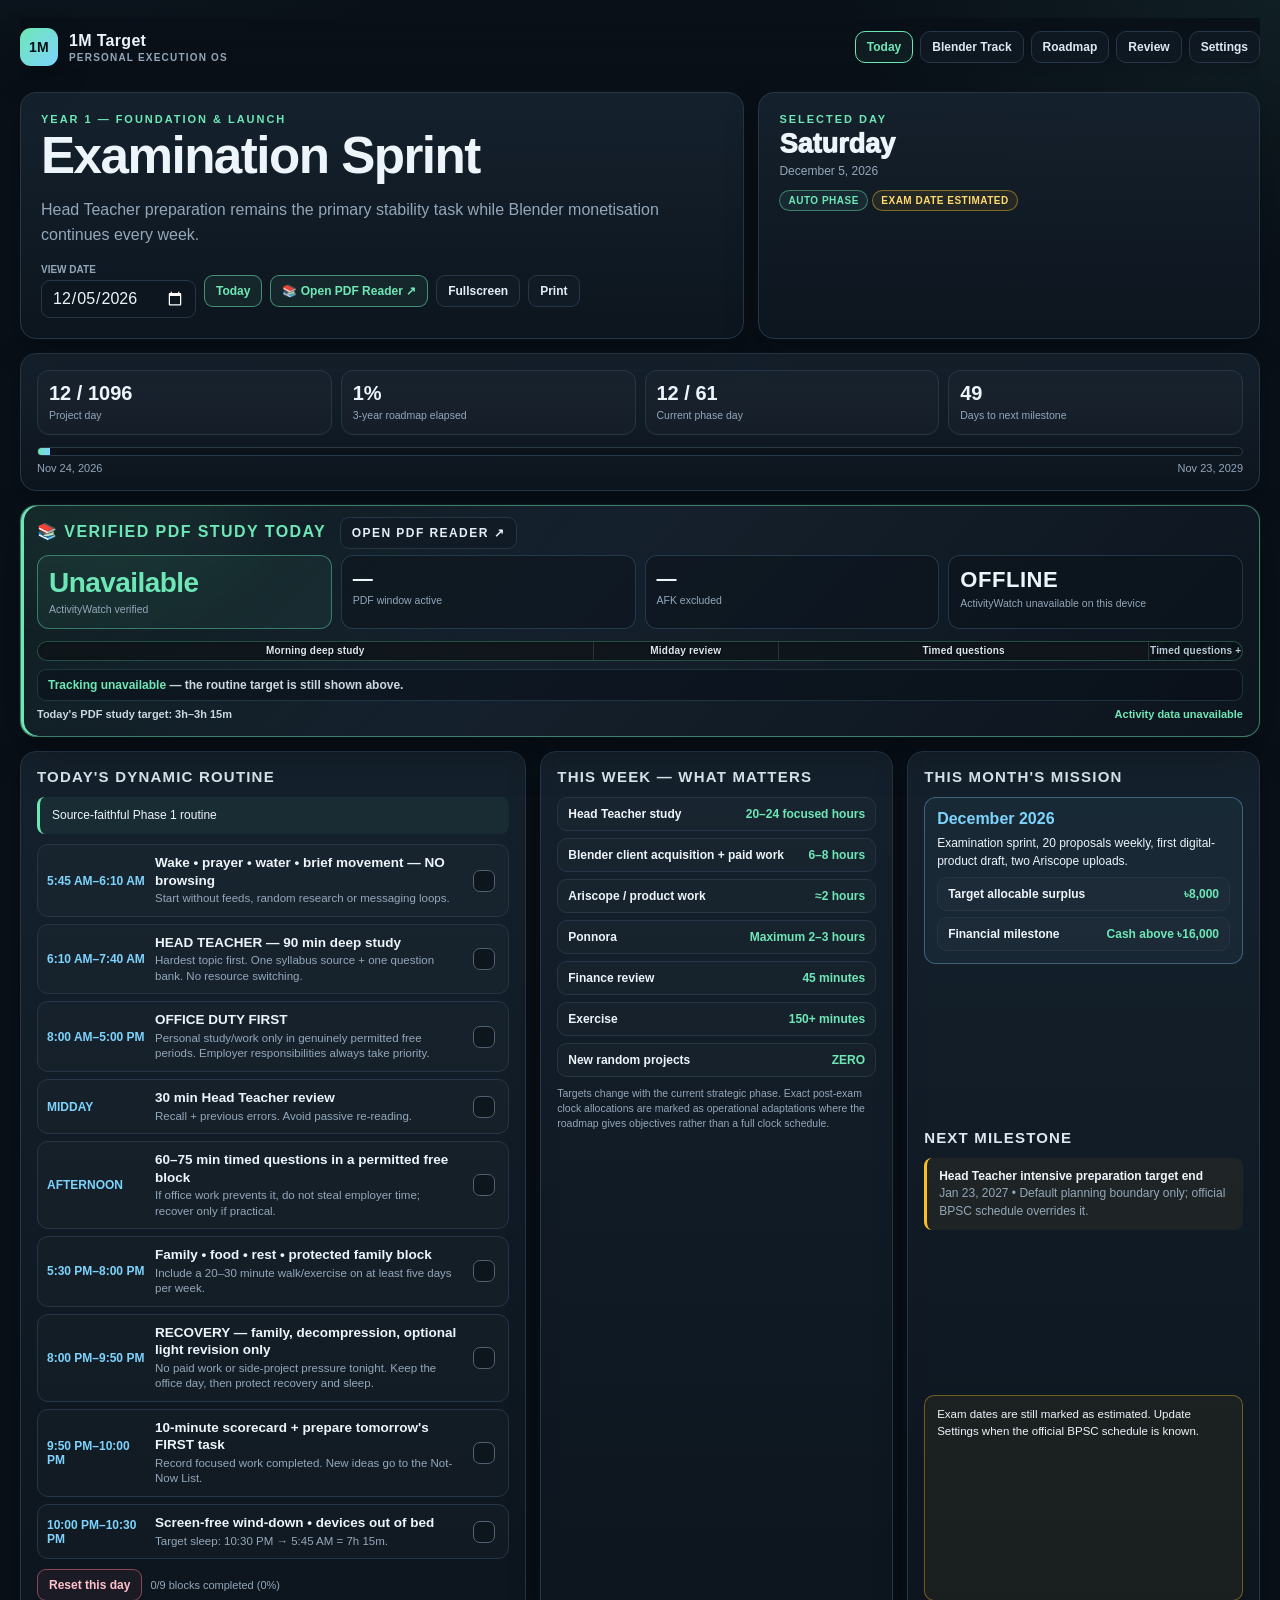
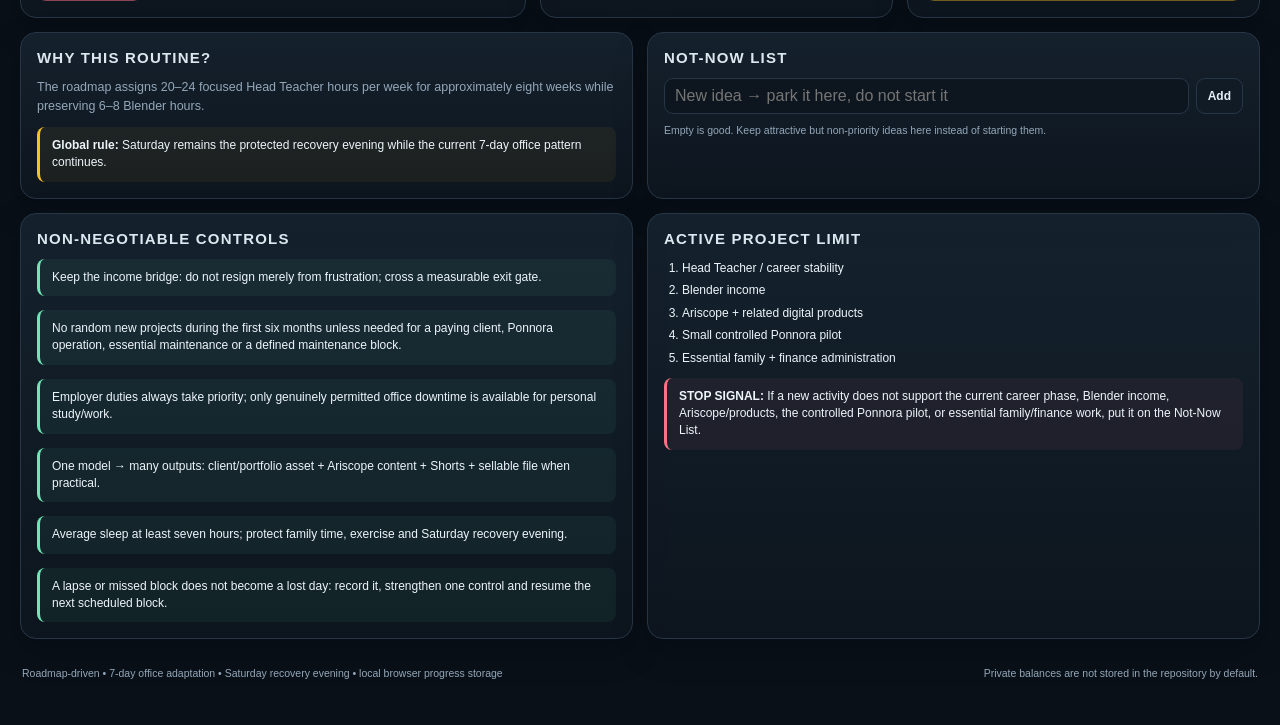
<file: index.html>
<!doctype html>
<html lang="en">
<head>
  <meta charset="utf-8">
  <meta name="viewport" content="width=device-width,initial-scale=1">
  <meta name="theme-color" content="#091018">
  <title>1M Target — Today</title>
  <link rel="manifest" href="manifest.webmanifest">
  <link rel="icon" href="assets/icon.svg" type="image/svg+xml">
  <link rel="stylesheet" href="css/app.css">
</head>
<body>
<div class="shell">
  <div class="topbar">
    <a class="brand" href="index.html"><span class="brandmark">1M</span><span>1M Target<small>Personal Execution OS</small></span></a>
    <nav class="nav" aria-label="Main navigation">
      <a class="active" href="index.html">Today</a><a href="blender.html">Blender Track</a><a href="timeline.html">Roadmap</a><a href="review.html">Review</a><a href="settings.html">Settings</a>
    </nav>
  </div>

  <section class="hero">
    <div class="heroMain">
      <div class="eyebrow" id="yearLabel">3-Year Execution System</div>
      <h1 id="phaseName">Loading…</h1>
      <p id="phasePriority" class="muted">—</p>
      <div class="controls">
        <label class="field"><span class="muted" style="font-size:10px;font-weight:800">VIEW DATE</span><input type="date" id="viewDate"></label>
        <button class="btn primary" id="todayBtn">Today</button>
        <a class="btn primary" id="pdfReaderLink" href="http://127.0.0.1:8765/" target="_blank" rel="noopener">📚 Open PDF Reader ↗</a>
        <button class="btn" id="fullscreenBtn">Fullscreen</button>
        <button class="btn" onclick="window.print()">Print</button>
      </div>
    </div>
    <div class="heroSide">
      <div class="eyebrow">Selected Day</div>
      <div class="big" id="dayName">—</div>
      <div class="sub" id="dateLabel">—</div>
      <div style="margin-top:12px"><span class="badge good" id="phaseBadge">AUTO PHASE</span> <span class="badge warn hide" id="examBadge">EXAM DATE ESTIMATED</span></div>
    </div>
  </section>

  <section class="card" style="margin-bottom:14px">
    <div class="kpis">
      <div class="kpi"><b id="projectDay">—</b><span>Project day</span></div>
      <div class="kpi"><b id="projectPct">—</b><span>3-year roadmap elapsed</span></div>
      <div class="kpi"><b id="phaseDay">—</b><span>Current phase day</span></div>
      <div class="kpi"><b id="nextMilestoneDays">—</b><span>Days to next milestone</span></div>
    </div>
    <div style="margin-top:12px"><div class="progress"><span id="projectProgress"></span></div><div class="progressMeta"><span id="projectStartLabel">—</span><span id="projectEndLabel">—</span></div></div>
  </section>

  <section class="card" id="pdfReadingCard" style="margin-bottom:14px">
  <h2>📚 Verified PDF Study Today <a class="btn" id="pdfReaderLink2" href="http://127.0.0.1:8765/" target="_blank" rel="noopener" style="margin-left:8px;font-size:12px">Open PDF Reader ↗</a></h2>

  <div class="kpis">
    <div class="kpi">
      <b id="pdfVerifiedTime">Connecting…</b>
      <span>ActivityWatch verified</span>
    </div>

    <div class="kpi">
      <b id="pdfRawTime">—</b>
      <span>PDF window active</span>
    </div>

    <div class="kpi">
      <b id="pdfAfkTime">—</b>
      <span>AFK excluded</span>
    </div>

    <div class="kpi">
      <b id="pdfReadingStatus">LOCAL</b>
      <span id="pdfReadingUpdated">Waiting for this PC</span>
    </div>
  </div>
<div style="margin-top:12px">

  <!-- New dynamic segmented study bar -->
  <div
    id="pdfSegmentBar"
    class="pdfSegmentBar"
    aria-label="Today's PDF study blocks"
    hidden
  ></div>

  <!-- Shows which routine block the verified time is currently filling -->
  <div
    id="pdfCurrentBlock"
    class="pdfCurrentBlock"
    hidden
  ></div>

  <!-- Existing bar kept temporarily until segmented system is activated -->
  <div class="progress" id="pdfLegacyProgress">
    <span id="pdfTargetProgress"></span>
  </div>

  <div class="progressMeta">
    <span id="pdfTargetLabel">Today's PDF study target: —</span>
    <span id="pdfTargetPct">—</span>
  </div>

</div>
</section>
  
  <div class="grid3">
    <section class="card wide">
      <h2>Today's Dynamic Routine</h2>
      <div class="callout good" id="routineSource">—</div>
      <div class="routine" id="routineList" style="margin-top:10px"></div>
      <div class="controls" style="margin-top:10px"><button class="btn danger" id="resetRoutine">Reset this day</button><span class="muted" id="routineScore" style="font-size:11px"></span></div>
    </section>

    <section class="card">
      <h2>This Week — What Matters</h2>
      <div class="targetList" id="weeklyTargets"></div>
      <div class="sourceNote" style="margin-top:9px">Targets change with the current strategic phase. Exact post-exam clock allocations are marked as operational adaptations where the roadmap gives objectives rather than a full clock schedule.</div>
    </section>

    <section class="card stack">
      <div>
        <h2>This Month's Mission</h2>
        <div id="monthMission"></div>
      </div>
      <div>
        <h2>Next Milestone</h2>
        <div id="nextMilestone" class="callout"></div>
      </div>
      <div id="examWarning" class="notice hide"></div>
    </section>
  </div>

  <div class="grid2" style="margin-top:14px">
    <section class="card">
      <h2>Why This Routine?</h2>
      <p id="phaseRationale" class="muted" style="font-size:12.5px;margin:0"></p>
      <div class="callout" style="margin-top:10px"><b>Global rule:</b> Saturday remains the protected recovery evening while the current 7-day office pattern continues.</div>
    </section>
    <section class="card">
      <h2>Not-Now List</h2>
      <div class="notnowForm"><input id="ideaInput" type="text" placeholder="New idea → park it here, do not start it"><button class="btn" id="addIdea">Add</button></div>
      <div class="ideaList" id="ideaList"></div>
    </section>
  </div>

  <div class="grid2" style="margin-top:14px">
    <section class="card">
      <h2>Non-Negotiable Controls</h2>
      <div id="globalControls" class="stack"></div>
    </section>
    <section class="card">
      <h2>Active Project Limit</h2>
      <ol class="list" id="activeProjects"></ol>
      <div class="callout danger" style="margin-top:10px"><b>STOP SIGNAL:</b> If a new activity does not support the current career phase, Blender income, Ariscope/products, the controlled Ponnora pilot, or essential family/finance work, put it on the Not-Now List.</div>
    </section>
  </div>

  <footer class="footer">
    <span>Roadmap-driven • 7-day office adaptation • Saturday recovery evening • local browser progress storage</span>
    <span>Private balances are not stored in the repository by default.</span>
  </footer>
</div>

<script src="data/settings.js"></script>
<script src="data/milestones.js"></script>
<script src="data/roadmap.js"></script>
<script src="data/routines.js"></script>
<script src="js/date-utils.js"></script>
<script src="js/storage.js"></script>
<script src="js/phase-engine.js"></script>
<script src="js/routine-engine.js"></script>
<script src="js/app.js"></script>
<script>(function(){var c=(window.OneMDefaults&&window.OneMDefaults.pdfReader)||{};if(!c.url)return;["pdfReaderLink","pdfReaderLink2"].forEach(function(id){var a=document.getElementById(id);if(a)a.href=c.url;});})();</script>
</body>
</html>
</file>
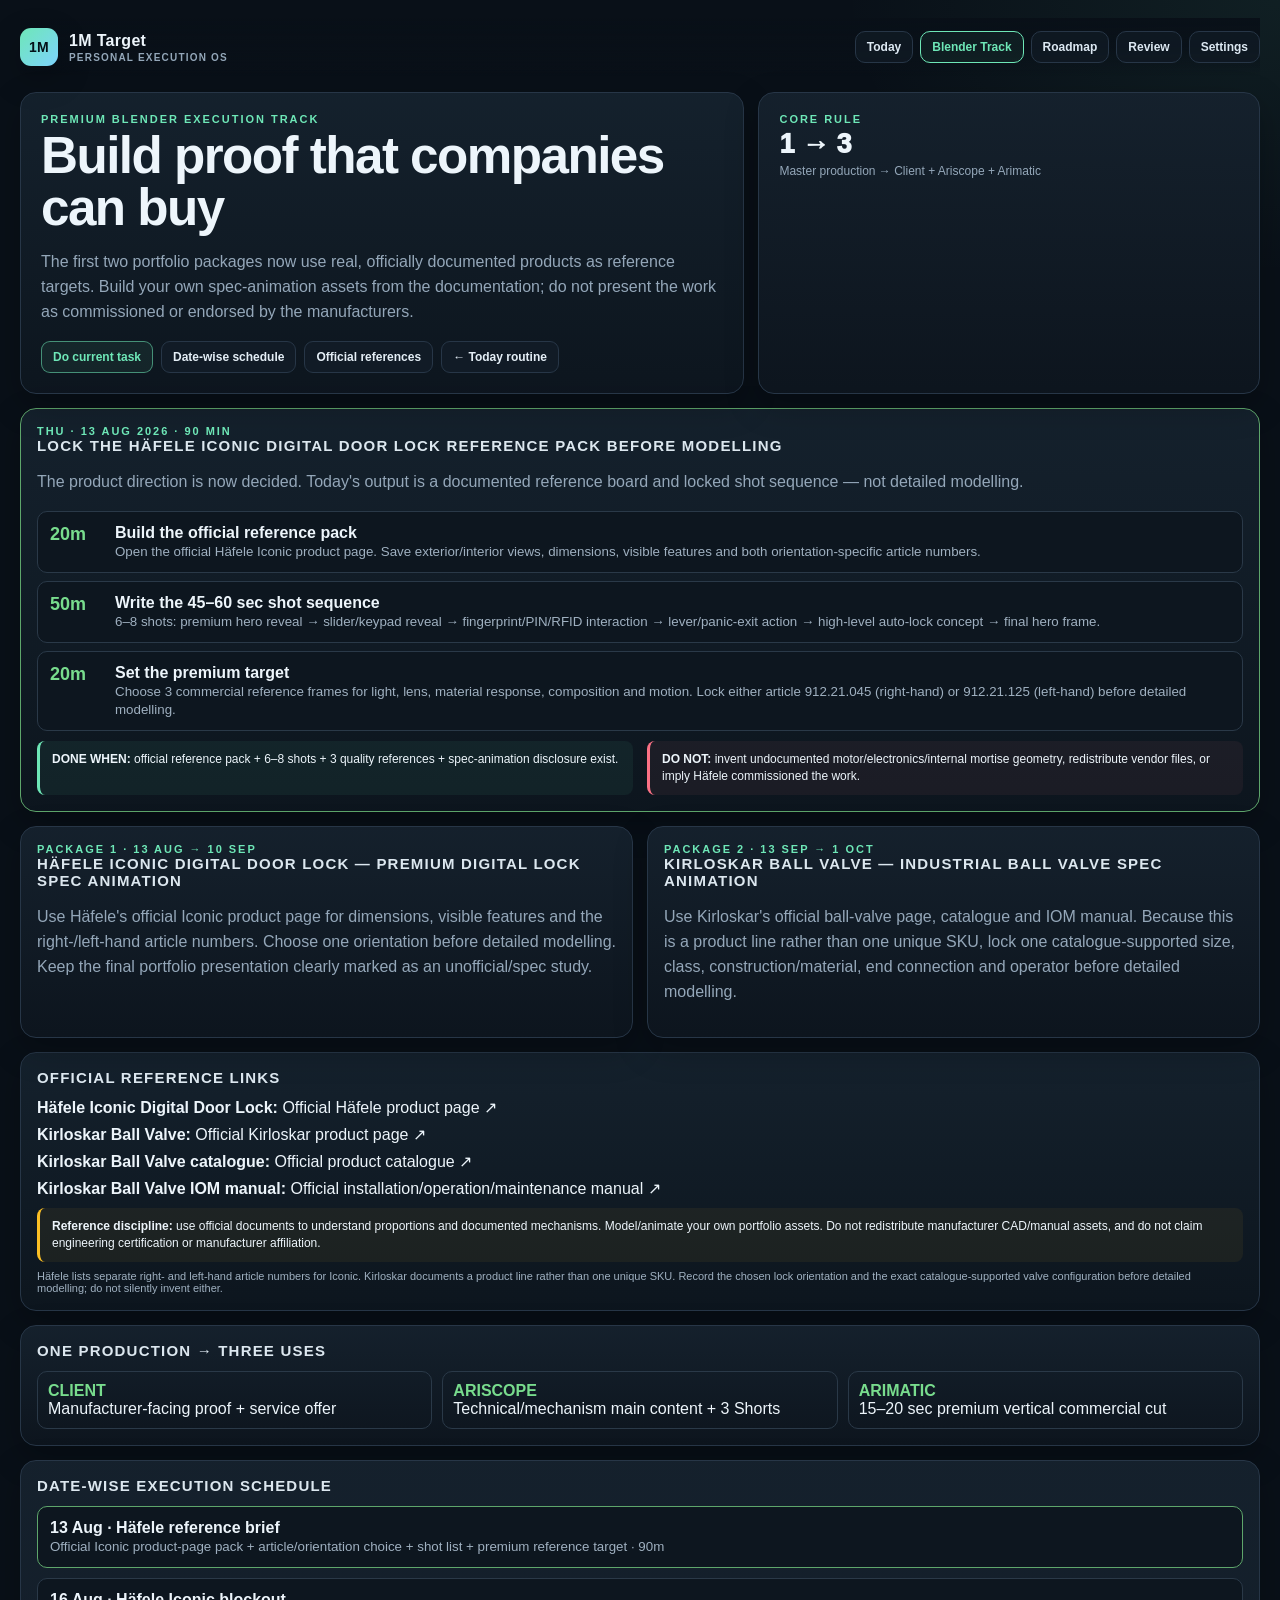
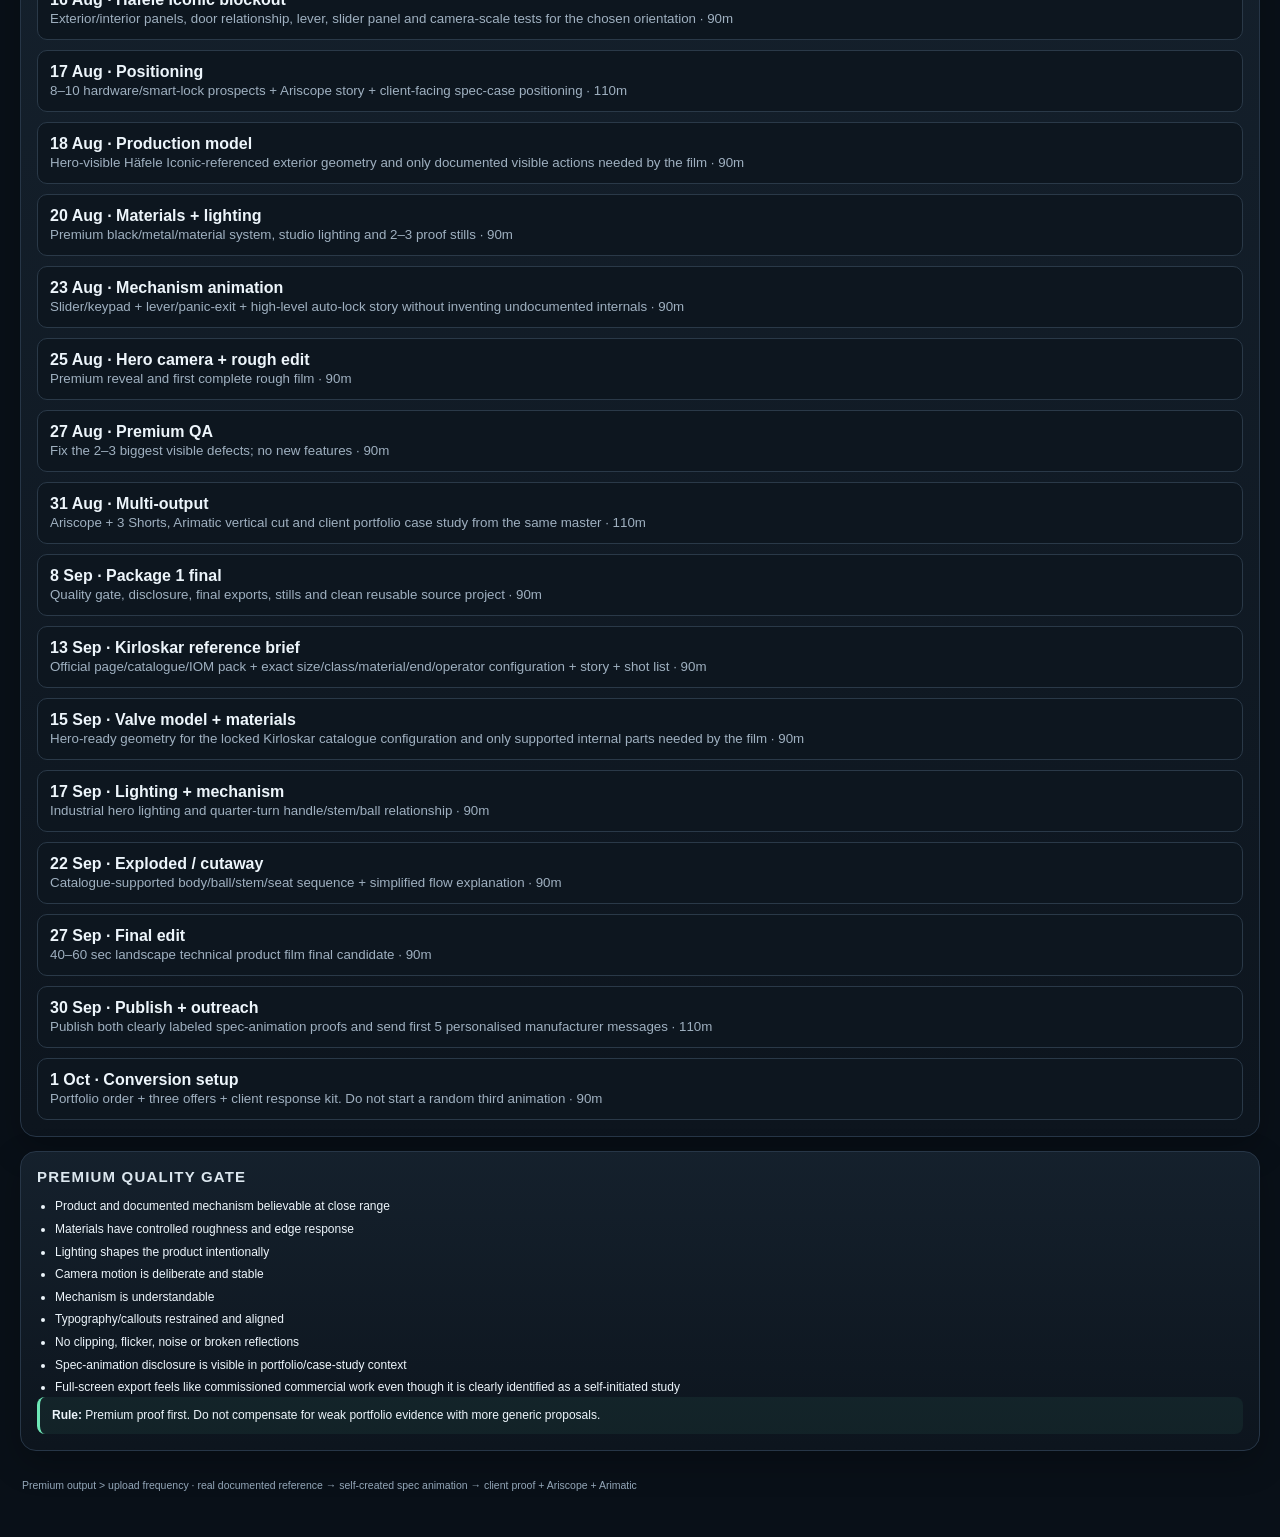
<file: blender.html>
<!doctype html>
<html lang="en">
<head>
  <meta charset="utf-8">
  <meta name="viewport" content="width=device-width,initial-scale=1">
  <title>1M Target — Blender Track</title>
  <link rel="stylesheet" href="css/app.css">
  <style>
    .bt{display:grid;gap:10px}.s{padding:12px;border:1px solid #2a3948;border-radius:10px;background:#0d161f}.s b{display:block}.s small{color:#9fb0c0}.now{border-color:#5ea66b}.steps{display:grid;gap:8px}.step{display:grid;grid-template-columns:55px 1fr;gap:10px}.min{font-size:18px;font-weight:900;color:#78dc8d}.use{display:grid;grid-template-columns:repeat(3,1fr);gap:10px}.use>div{padding:10px;border:1px solid #2a3948;border-radius:10px}.use b{color:#78dc8d;display:block}.refs{display:grid;gap:8px;margin-top:10px}.refs a{word-break:break-word}.specNote{font-size:11px;color:#9fb0c0;margin-top:8px}@media(max-width:800px){.use{grid-template-columns:1fr}}
  </style>
</head>
<body>
<div class="shell">
  <div class="topbar">
    <a class="brand" href="index.html"><span class="brandmark">1M</span><span>1M Target<small>Personal Execution OS</small></span></a>
    <nav class="nav"><a href="index.html">Today</a><a class="active" href="blender.html">Blender Track</a><a href="timeline.html">Roadmap</a><a href="review.html">Review</a><a href="settings.html">Settings</a></nav>
  </div>

  <section class="hero">
    <div class="heroMain">
      <div class="eyebrow">Premium Blender Execution Track</div>
      <h1>Build proof that companies can buy</h1>
      <p class="muted">The first two portfolio packages now use real, officially documented products as reference targets. Build your own spec-animation assets from the documentation; do not present the work as commissioned or endorsed by the manufacturers.</p>
      <div class="controls"><a class="btn primary" href="#today">Do current task</a><a class="btn" href="#schedule">Date-wise schedule</a><a class="btn" href="#references">Official references</a><a class="btn" href="index.html">← Today routine</a></div>
    </div>
    <div class="heroSide"><div class="eyebrow">Core rule</div><div class="big">1 → 3</div><div class="sub">Master production → Client + Ariscope + Arimatic</div></div>
  </section>

  <section class="card now" id="today" style="margin-top:14px">
    <div class="eyebrow">THU · 13 AUG 2026 · 90 MIN</div>
    <h2>Lock the Häfele Iconic Digital Door Lock reference pack before modelling</h2>
    <p class="muted">The product direction is now decided. Today's output is a documented reference board and locked shot sequence — not detailed modelling.</p>
    <div class="steps">
      <div class="s step"><div class="min">20m</div><div><b>Build the official reference pack</b><small>Open the official Häfele Iconic product page. Save exterior/interior views, dimensions, visible features and both orientation-specific article numbers.</small></div></div>
      <div class="s step"><div class="min">50m</div><div><b>Write the 45–60 sec shot sequence</b><small>6–8 shots: premium hero reveal → slider/keypad reveal → fingerprint/PIN/RFID interaction → lever/panic-exit action → high-level auto-lock concept → final hero frame.</small></div></div>
      <div class="s step"><div class="min">20m</div><div><b>Set the premium target</b><small>Choose 3 commercial reference frames for light, lens, material response, composition and motion. Lock either article 912.21.045 (right-hand) or 912.21.125 (left-hand) before detailed modelling.</small></div></div>
    </div>
    <div class="grid2" style="margin-top:10px"><div class="callout good"><b>DONE WHEN:</b> official reference pack + 6–8 shots + 3 quality references + spec-animation disclosure exist.</div><div class="callout danger"><b>DO NOT:</b> invent undocumented motor/electronics/internal mortise geometry, redistribute vendor files, or imply Häfele commissioned the work.</div></div>
  </section>

  <div class="grid2" style="margin-top:14px">
    <section class="card"><div class="eyebrow">PACKAGE 1 · 13 AUG → 10 SEP</div><h2>Häfele Iconic Digital Door Lock — Premium Digital Lock Spec Animation</h2><p class="muted">Use Häfele's official Iconic product page for dimensions, visible features and the right-/left-hand article numbers. Choose one orientation before detailed modelling. Keep the final portfolio presentation clearly marked as an unofficial/spec study.</p></section>
    <section class="card"><div class="eyebrow">PACKAGE 2 · 13 SEP → 1 OCT</div><h2>Kirloskar Ball Valve — Industrial Ball Valve Spec Animation</h2><p class="muted">Use Kirloskar's official ball-valve page, catalogue and IOM manual. Because this is a product line rather than one unique SKU, lock one catalogue-supported size, class, construction/material, end connection and operator before detailed modelling.</p></section>
  </div>

  <section class="card" id="references" style="margin-top:14px">
    <h2>Official reference links</h2>
    <div class="refs">
      <div><b>Häfele Iconic Digital Door Lock:</b> <a href="https://home.hafeleindia.com/products/iconic-digital-door-lock" target="_blank" rel="noopener">Official Häfele product page ↗</a></div>
      <div><b>Kirloskar Ball Valve:</b> <a href="https://www.kirloskarpumps.com/valve/ball-valve" target="_blank" rel="noopener">Official Kirloskar product page ↗</a></div>
      <div><b>Kirloskar Ball Valve catalogue:</b> <a href="https://www.kirloskarpumps.com/wp-content/uploads/2026/07/Ball-Valve-Catalogue.pdf" target="_blank" rel="noopener">Official product catalogue ↗</a></div>
      <div><b>Kirloskar Ball Valve IOM manual:</b> <a href="https://www.kirloskarpumps.com/wp-content/uploads/2022/12/Ball-Valve.pdf" target="_blank" rel="noopener">Official installation/operation/maintenance manual ↗</a></div>
    </div>
    <div class="callout" style="margin-top:10px"><b>Reference discipline:</b> use official documents to understand proportions and documented mechanisms. Model/animate your own portfolio assets. Do not redistribute manufacturer CAD/manual assets, and do not claim engineering certification or manufacturer affiliation.</div>
    <div class="specNote">Häfele lists separate right- and left-hand article numbers for Iconic. Kirloskar documents a product line rather than one unique SKU. Record the chosen lock orientation and the exact catalogue-supported valve configuration before detailed modelling; do not silently invent either.</div>
  </section>

  <section class="card" style="margin-top:14px"><h2>One production → three uses</h2><div class="use"><div><b>CLIENT</b>Manufacturer-facing proof + service offer</div><div><b>ARISCOPE</b>Technical/mechanism main content + 3 Shorts</div><div><b>ARIMATIC</b>15–20 sec premium vertical commercial cut</div></div></section>

  <section class="card" id="schedule" style="margin-top:14px">
    <h2>Date-wise execution schedule</h2>
    <div class="bt">
      <div class="s now"><b>13 Aug · Häfele reference brief</b><small>Official Iconic product-page pack + article/orientation choice + shot list + premium reference target · 90m</small></div>
      <div class="s"><b>16 Aug · Häfele Iconic blockout</b><small>Exterior/interior panels, door relationship, lever, slider panel and camera-scale tests for the chosen orientation · 90m</small></div>
      <div class="s"><b>17 Aug · Positioning</b><small>8–10 hardware/smart-lock prospects + Ariscope story + client-facing spec-case positioning · 110m</small></div>
      <div class="s"><b>18 Aug · Production model</b><small>Hero-visible Häfele Iconic-referenced exterior geometry and only documented visible actions needed by the film · 90m</small></div>
      <div class="s"><b>20 Aug · Materials + lighting</b><small>Premium black/metal/material system, studio lighting and 2–3 proof stills · 90m</small></div>
      <div class="s"><b>23 Aug · Mechanism animation</b><small>Slider/keypad + lever/panic-exit + high-level auto-lock story without inventing undocumented internals · 90m</small></div>
      <div class="s"><b>25 Aug · Hero camera + rough edit</b><small>Premium reveal and first complete rough film · 90m</small></div>
      <div class="s"><b>27 Aug · Premium QA</b><small>Fix the 2–3 biggest visible defects; no new features · 90m</small></div>
      <div class="s"><b>31 Aug · Multi-output</b><small>Ariscope + 3 Shorts, Arimatic vertical cut and client portfolio case study from the same master · 110m</small></div>
      <div class="s"><b>8 Sep · Package 1 final</b><small>Quality gate, disclosure, final exports, stills and clean reusable source project · 90m</small></div>
      <div class="s"><b>13 Sep · Kirloskar reference brief</b><small>Official page/catalogue/IOM pack + exact size/class/material/end/operator configuration + story + shot list · 90m</small></div>
      <div class="s"><b>15 Sep · Valve model + materials</b><small>Hero-ready geometry for the locked Kirloskar catalogue configuration and only supported internal parts needed by the film · 90m</small></div>
      <div class="s"><b>17 Sep · Lighting + mechanism</b><small>Industrial hero lighting and quarter-turn handle/stem/ball relationship · 90m</small></div>
      <div class="s"><b>22 Sep · Exploded / cutaway</b><small>Catalogue-supported body/ball/stem/seat sequence + simplified flow explanation · 90m</small></div>
      <div class="s"><b>27 Sep · Final edit</b><small>40–60 sec landscape technical product film final candidate · 90m</small></div>
      <div class="s"><b>30 Sep · Publish + outreach</b><small>Publish both clearly labeled spec-animation proofs and send first 5 personalised manufacturer messages · 110m</small></div>
      <div class="s"><b>1 Oct · Conversion setup</b><small>Portfolio order + three offers + client response kit. Do not start a random third animation · 90m</small></div>
    </div>
  </section>

  <section class="card" style="margin-top:14px"><h2>Premium quality gate</h2><ul class="list"><li>Product and documented mechanism believable at close range</li><li>Materials have controlled roughness and edge response</li><li>Lighting shapes the product intentionally</li><li>Camera motion is deliberate and stable</li><li>Mechanism is understandable</li><li>Typography/callouts restrained and aligned</li><li>No clipping, flicker, noise or broken reflections</li><li>Spec-animation disclosure is visible in portfolio/case-study context</li><li>Full-screen export feels like commissioned commercial work even though it is clearly identified as a self-initiated study</li></ul><div class="callout good"><b>Rule:</b> Premium proof first. Do not compensate for weak portfolio evidence with more generic proposals.</div></section>

  <footer class="footer"><span>Premium output > upload frequency · real documented reference → self-created spec animation → client proof + Ariscope + Arimatic</span></footer>
</div>
</body>
</html>
</file>
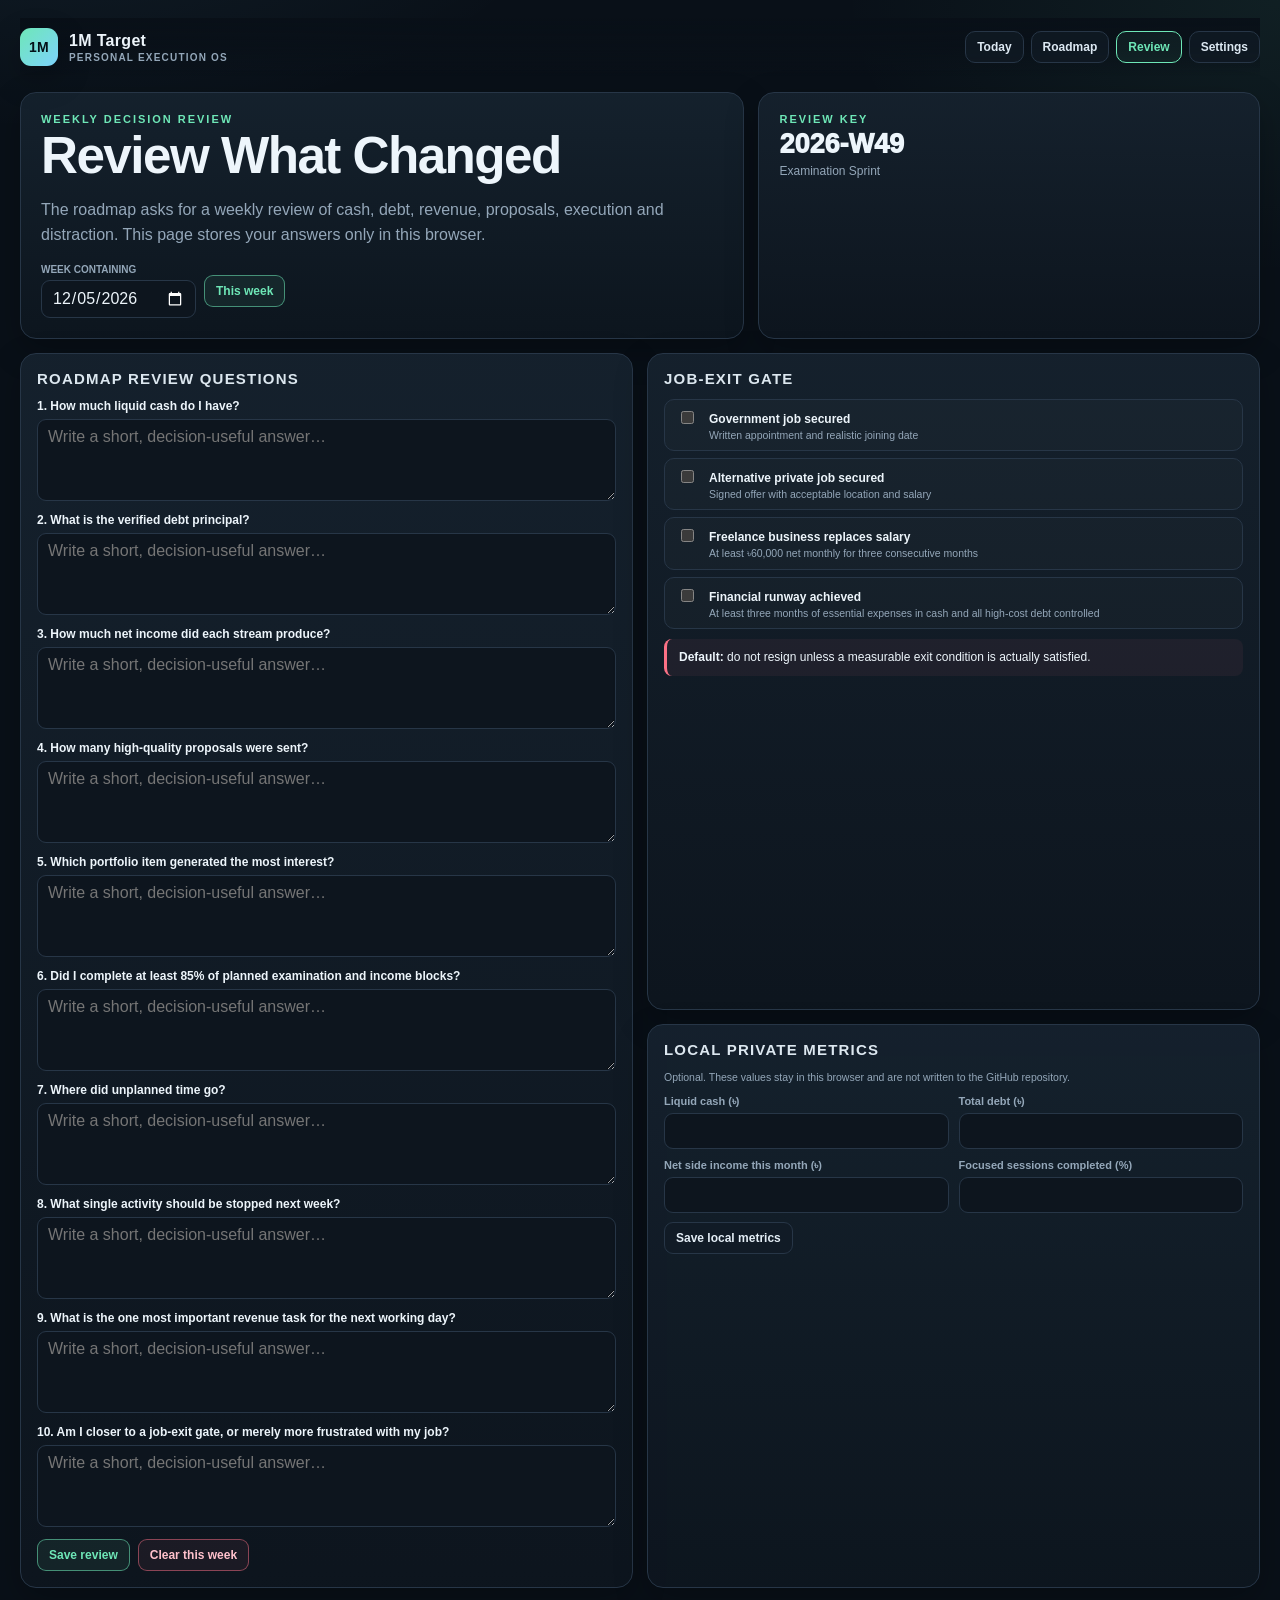
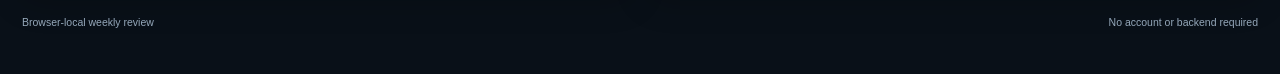
<file: review.html>
<!doctype html>
<html lang="en"><head><meta charset="utf-8"><meta name="viewport" content="width=device-width,initial-scale=1"><meta name="theme-color" content="#091018"><title>1M Target — Review</title><link rel="manifest" href="manifest.webmanifest"><link rel="icon" href="assets/icon.svg" type="image/svg+xml"><link rel="stylesheet" href="css/app.css"></head>
<body><div class="shell">
  <div class="topbar"><a class="brand" href="index.html"><span class="brandmark">1M</span><span>1M Target<small>Personal Execution OS</small></span></a><nav class="nav"><a href="index.html">Today</a><a href="timeline.html">Roadmap</a><a class="active" href="review.html">Review</a><a href="settings.html">Settings</a></nav></div>
  <section class="hero"><div class="heroMain"><div class="eyebrow">Weekly Decision Review</div><h1>Review What Changed</h1><p class="muted">The roadmap asks for a weekly review of cash, debt, revenue, proposals, execution and distraction. This page stores your answers only in this browser.</p><div class="controls"><label class="field"><span class="muted" style="font-size:10px;font-weight:800">WEEK CONTAINING</span><input id="reviewDate" type="date"></label><button class="btn primary" id="thisWeekBtn">This week</button></div></div><div class="heroSide"><div class="eyebrow">Review Key</div><div class="big" id="weekKey">—</div><div class="sub" id="phaseLabel">—</div></div></section>
  <div class="grid2">
    <section class="card"><h2>Roadmap Review Questions</h2><div id="questions"></div><div class="controls"><button class="btn primary" id="saveBtn">Save review</button><button class="btn danger" id="clearBtn">Clear this week</button><span id="saveStatus" class="saveStatus"></span></div></section>
    <section class="stack">
      <div class="card"><h2>Job-Exit Gate</h2><div class="gate" id="gate"></div><div class="callout danger" style="margin-top:10px"><b>Default:</b> do not resign unless a measurable exit condition is actually satisfied.</div></div>
      <div class="card"><h2>Local Private Metrics</h2><p class="sourceNote">Optional. These values stay in this browser and are not written to the GitHub repository.</p><div class="formGrid"><div class="field"><label>Liquid cash (৳)</label><input id="cash" type="number" min="0" step="1"></div><div class="field"><label>Total debt (৳)</label><input id="debt" type="number" min="0" step="1"></div><div class="field"><label>Net side income this month (৳)</label><input id="sideIncome" type="number" min="0" step="1"></div><div class="field"><label>Focused sessions completed (%)</label><input id="sessions" type="number" min="0" max="100" step="1"></div></div><div class="controls" style="margin-top:9px"><button class="btn" id="saveMetrics">Save local metrics</button><span id="metricStatus" class="saveStatus"></span></div></div>
    </section>
  </div>
  <footer class="footer"><span>Browser-local weekly review</span><span>No account or backend required</span></footer>
</div><script src="data/settings.js"></script><script src="data/milestones.js"></script><script src="data/roadmap.js"></script><script src="data/routines.js"></script><script src="js/date-utils.js"></script><script src="js/storage.js"></script><script src="js/phase-engine.js"></script><script src="js/review.js"></script></body></html>
</file>
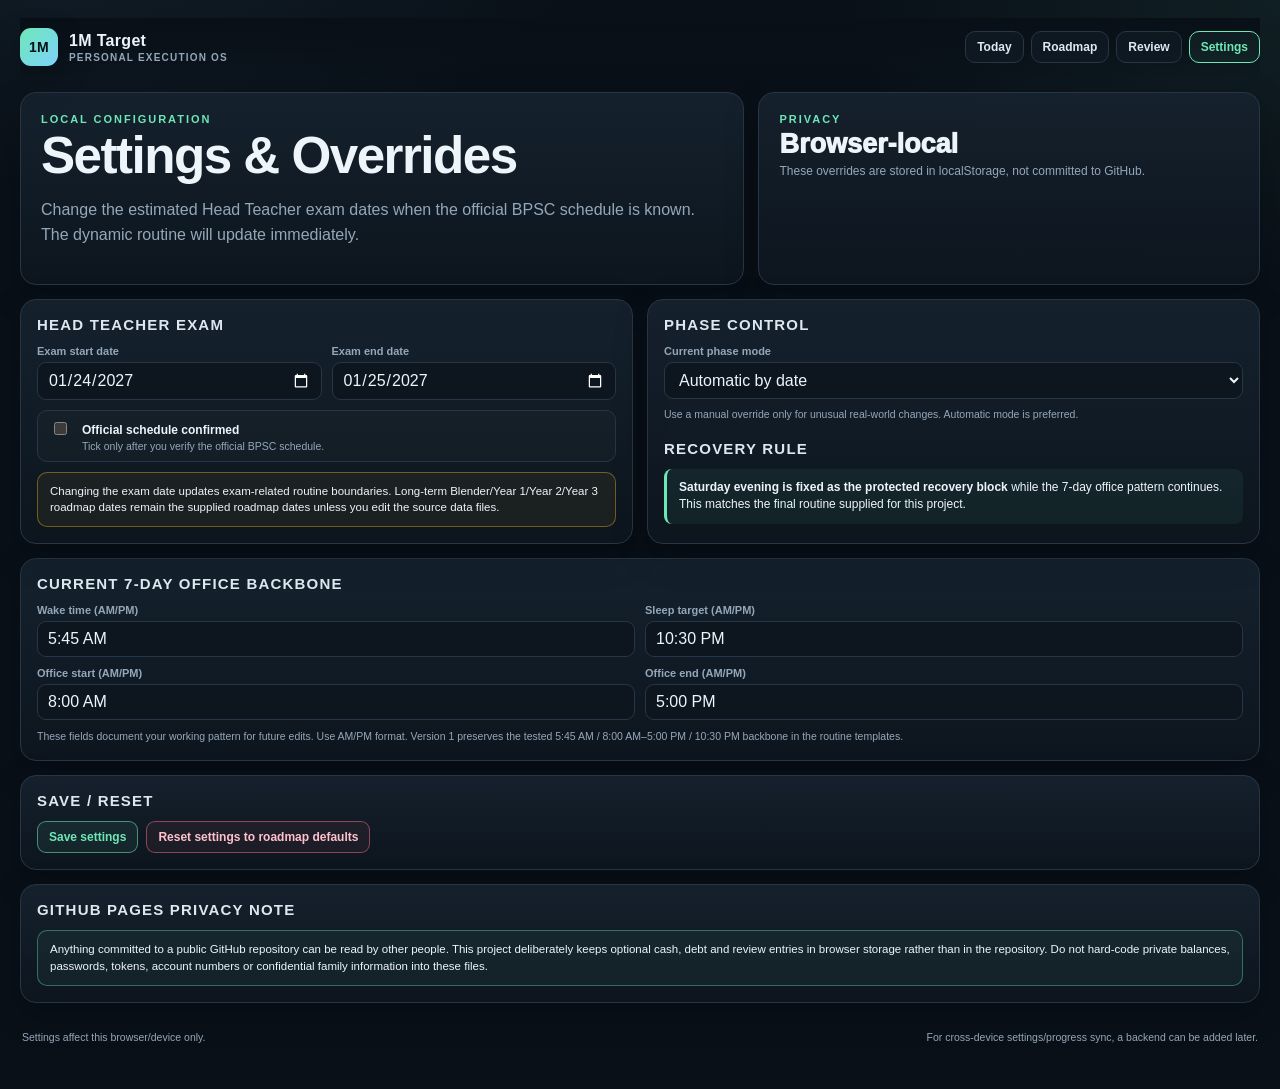
<file: settings.html>
<!doctype html>
<html lang="en"><head><meta charset="utf-8"><meta name="viewport" content="width=device-width,initial-scale=1"><meta name="theme-color" content="#091018"><title>1M Target — Settings</title><link rel="manifest" href="manifest.webmanifest"><link rel="icon" href="assets/icon.svg" type="image/svg+xml"><link rel="stylesheet" href="css/app.css"></head>
<body><div class="shell">
  <div class="topbar"><a class="brand" href="index.html"><span class="brandmark">1M</span><span>1M Target<small>Personal Execution OS</small></span></a><nav class="nav"><a href="index.html">Today</a><a href="timeline.html">Roadmap</a><a href="review.html">Review</a><a class="active" href="settings.html">Settings</a></nav></div>
  <section class="hero"><div class="heroMain"><div class="eyebrow">Local Configuration</div><h1>Settings & Overrides</h1><p class="muted">Change the estimated Head Teacher exam dates when the official BPSC schedule is known. The dynamic routine will update immediately.</p></div><div class="heroSide"><div class="eyebrow">Privacy</div><div class="big">Browser-local</div><div class="sub">These overrides are stored in localStorage, not committed to GitHub.</div></div></section>

  <div class="grid2">
    <section class="card">
      <h2>Head Teacher Exam</h2>
      <div class="formGrid">
        <div class="field"><label>Exam start date</label><input id="examStart" type="date"></div>
        <div class="field"><label>Exam end date</label><input id="examEnd" type="date"></div>
      </div>
      <label class="gateItem" style="margin-top:10px"><input id="examConfirmed" type="checkbox"><span><b>Official schedule confirmed</b><small>Tick only after you verify the official BPSC schedule.</small></span></label>
      <div class="notice" style="margin-top:10px">Changing the exam date updates exam-related routine boundaries. Long-term Blender/Year 1/Year 2/Year 3 roadmap dates remain the supplied roadmap dates unless you edit the source data files.</div>
    </section>

    <section class="card">
      <h2>Phase Control</h2>
      <div class="field"><label>Current phase mode</label><select id="phaseOverride"><option value="auto">Automatic by date</option></select></div>
      <div class="sourceNote" style="margin-top:8px">Use a manual override only for unusual real-world changes. Automatic mode is preferred.</div>
      <h2 style="margin-top:18px">Recovery Rule</h2>
      <div class="callout good"><b>Saturday evening is fixed as the protected recovery block</b> while the 7-day office pattern continues. This matches the final routine supplied for this project.</div>
    </section>
  </div>

  <section class="card" style="margin-top:14px">
    <h2>Current 7-Day Office Backbone</h2>
    <div class="formGrid">
      <div class="field"><label>Wake time (AM/PM)</label><input id="wakeTime" type="text" placeholder="5:45 AM"></div>
      <div class="field"><label>Sleep target (AM/PM)</label><input id="sleepTime" type="text" placeholder="10:30 PM"></div>
      <div class="field"><label>Office start (AM/PM)</label><input id="officeStart" type="text" placeholder="8:00 AM"></div>
      <div class="field"><label>Office end (AM/PM)</label><input id="officeEnd" type="text" placeholder="5:00 PM"></div>
    </div>
    <div class="sourceNote" style="margin-top:9px">These fields document your working pattern for future edits. Use AM/PM format. Version 1 preserves the tested 5:45 AM / 8:00 AM–5:00 PM / 10:30 PM backbone in the routine templates.</div>
  </section>

  <section class="card" style="margin-top:14px">
    <h2>Save / Reset</h2>
    <div class="controls"><button class="btn primary" id="saveSettings">Save settings</button><button class="btn danger" id="resetSettings">Reset settings to roadmap defaults</button><span id="status" class="saveStatus"></span></div>
  </section>

  <section class="card" style="margin-top:14px">
    <h2>GitHub Pages Privacy Note</h2>
    <div class="notice privacy">Anything committed to a public GitHub repository can be read by other people. This project deliberately keeps optional cash, debt and review entries in browser storage rather than in the repository. Do not hard-code private balances, passwords, tokens, account numbers or confidential family information into these files.</div>
  </section>

  <footer class="footer"><span>Settings affect this browser/device only.</span><span>For cross-device settings/progress sync, a backend can be added later.</span></footer>
</div>
<script src="data/settings.js"></script><script src="data/milestones.js"></script><script src="data/roadmap.js"></script><script src="data/routines.js"></script><script src="js/date-utils.js"></script><script src="js/storage.js"></script><script src="js/phase-engine.js"></script><script src="js/settings-page.js"></script></body></html>
</file>
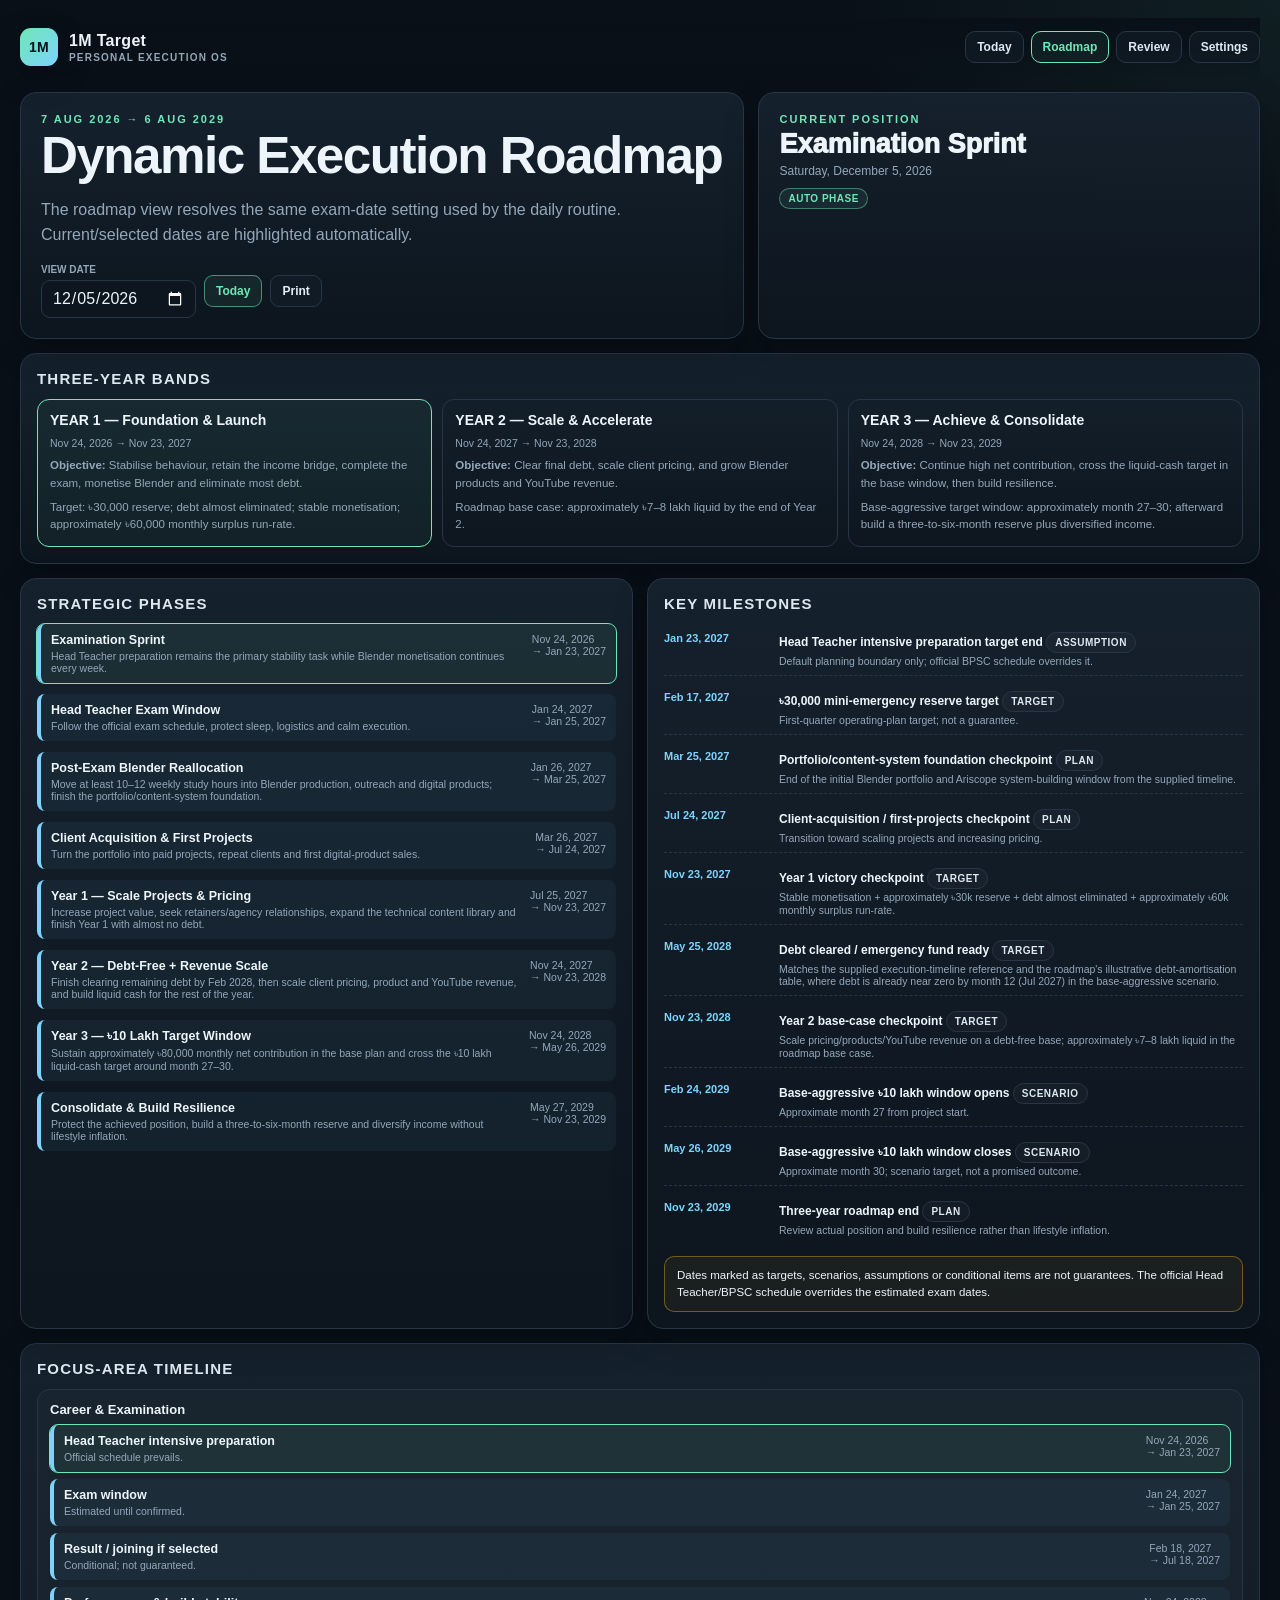
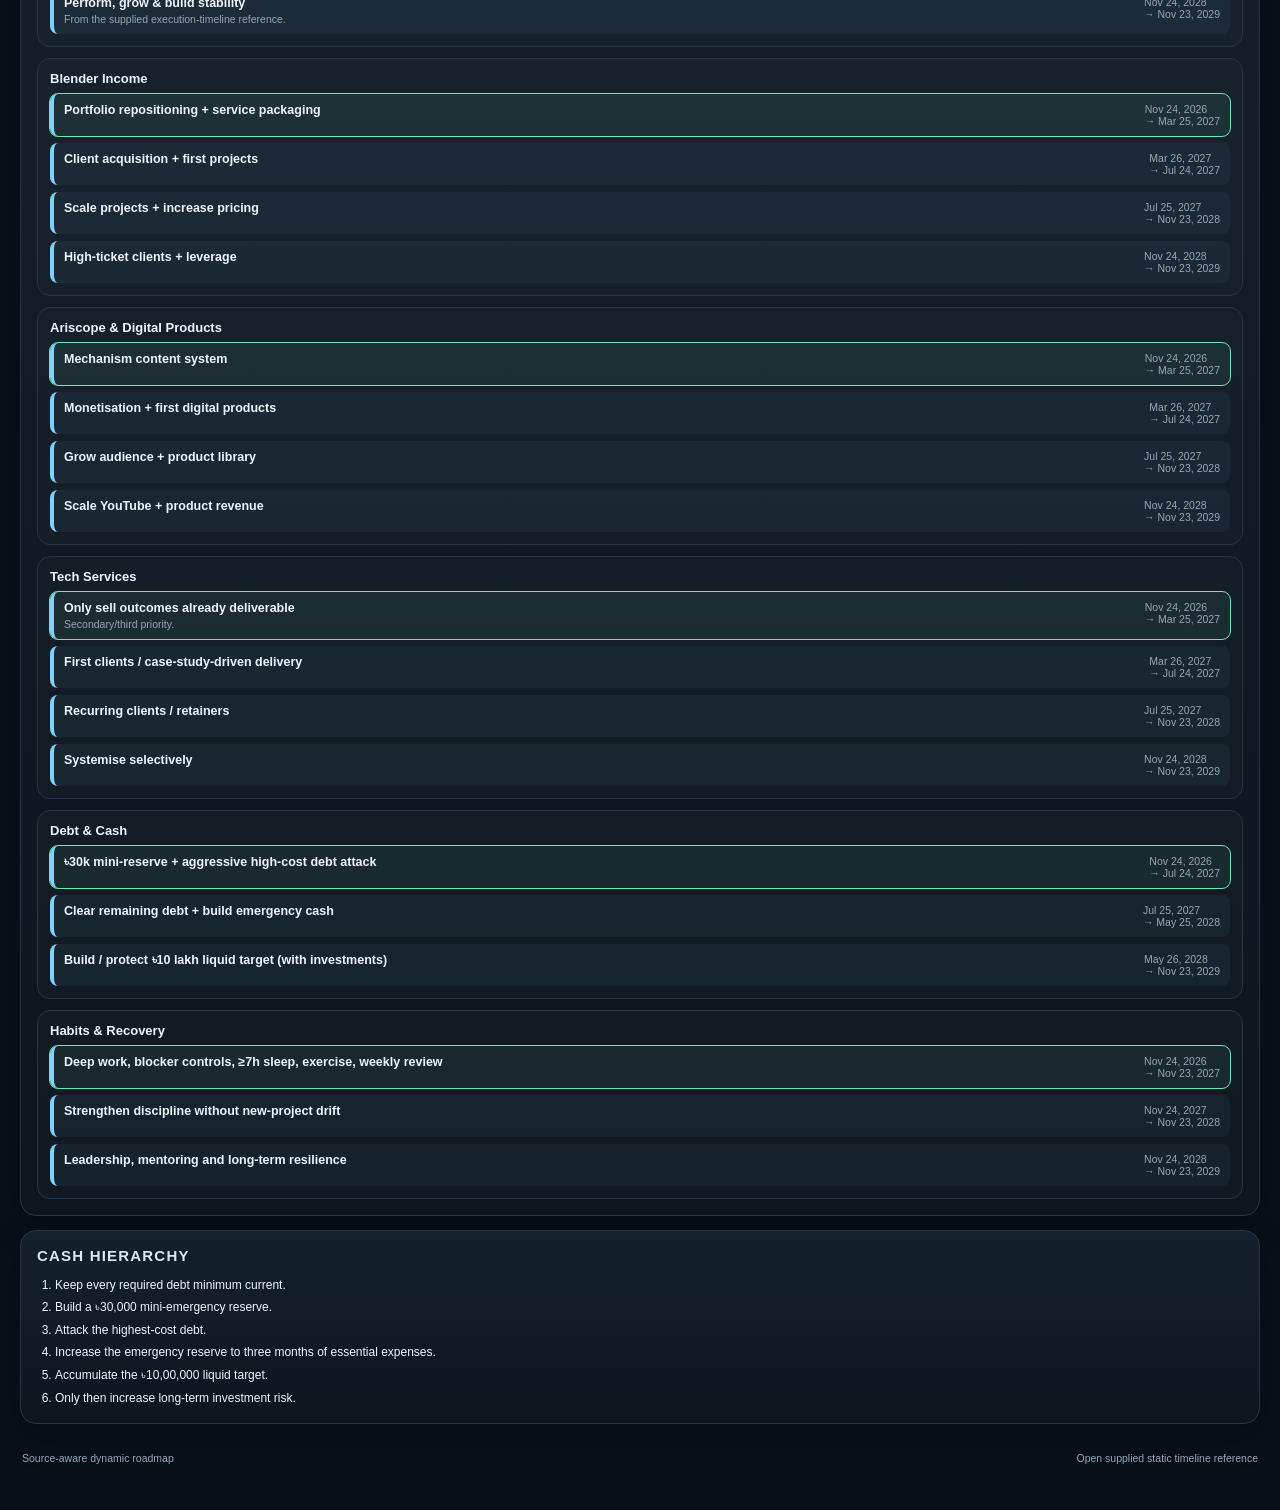
<file: timeline.html>
<!doctype html>
<html lang="en">
<head>
  <meta charset="utf-8"><meta name="viewport" content="width=device-width,initial-scale=1"><meta name="theme-color" content="#091018">
  <title>1M Target — Roadmap</title>
  <link rel="manifest" href="manifest.webmanifest"><link rel="icon" href="assets/icon.svg" type="image/svg+xml"><link rel="stylesheet" href="css/app.css">
</head>
<body>
<div class="shell">
  <div class="topbar">
    <a class="brand" href="index.html"><span class="brandmark">1M</span><span>1M Target<small>Personal Execution OS</small></span></a>
    <nav class="nav"><a href="index.html">Today</a><a class="active" href="timeline.html">Roadmap</a><a href="review.html">Review</a><a href="settings.html">Settings</a></nav>
  </div>

  <section class="hero">
    <div class="heroMain">
      <div class="eyebrow">7 Aug 2026 → 6 Aug 2029</div>
      <h1>Dynamic Execution Roadmap</h1>
      <p class="muted">The roadmap view resolves the same exam-date setting used by the daily routine. Current/selected dates are highlighted automatically.</p>
      <div class="controls"><label class="field"><span class="muted" style="font-size:10px;font-weight:800">VIEW DATE</span><input type="date" id="viewDate"></label><button class="btn primary" id="todayBtn">Today</button><button class="btn" onclick="window.print()">Print</button></div>
    </div>
    <div class="heroSide"><div class="eyebrow">Current Position</div><div class="big" id="currentPhase">—</div><div class="sub" id="currentDate">—</div><div style="margin-top:10px"><span id="statusBadge" class="badge good">AUTO</span></div></div>
  </section>

  <section class="card" style="margin-bottom:14px">
    <h2>Three-Year Bands</h2>
    <div class="yearCards" id="yearCards"></div>
  </section>

  <div class="grid2">
    <section class="card">
      <h2>Strategic Phases</h2>
      <div class="timelineTracks" id="phaseList"></div>
    </section>
    <section class="card">
      <h2>Key Milestones</h2>
      <div class="milestones" id="milestones"></div>
      <div class="notice" style="margin-top:12px">Dates marked as targets, scenarios, assumptions or conditional items are not guarantees. The official Head Teacher/BPSC schedule overrides the estimated exam dates.</div>
    </section>
  </div>

  <section class="card" style="margin-top:14px">
    <h2>Focus-Area Timeline</h2>
    <div class="timelineTracks" id="tracks"></div>
  </section>

  <section class="card" style="margin-top:14px">
    <h2>Cash Hierarchy</h2>
    <ol class="list" id="cashHierarchy"></ol>
  </section>

  <footer class="footer"><span>Source-aware dynamic roadmap</span><span><a href="legacy/Execution_Timeline_Reference.html">Open supplied static timeline reference</a></span></footer>
</div>
<script src="data/settings.js"></script><script src="data/milestones.js"></script><script src="data/roadmap.js"></script><script src="data/routines.js"></script><script src="js/date-utils.js"></script><script src="js/storage.js"></script><script src="js/phase-engine.js"></script><script src="js/timeline.js"></script>
</body></html>
</file>
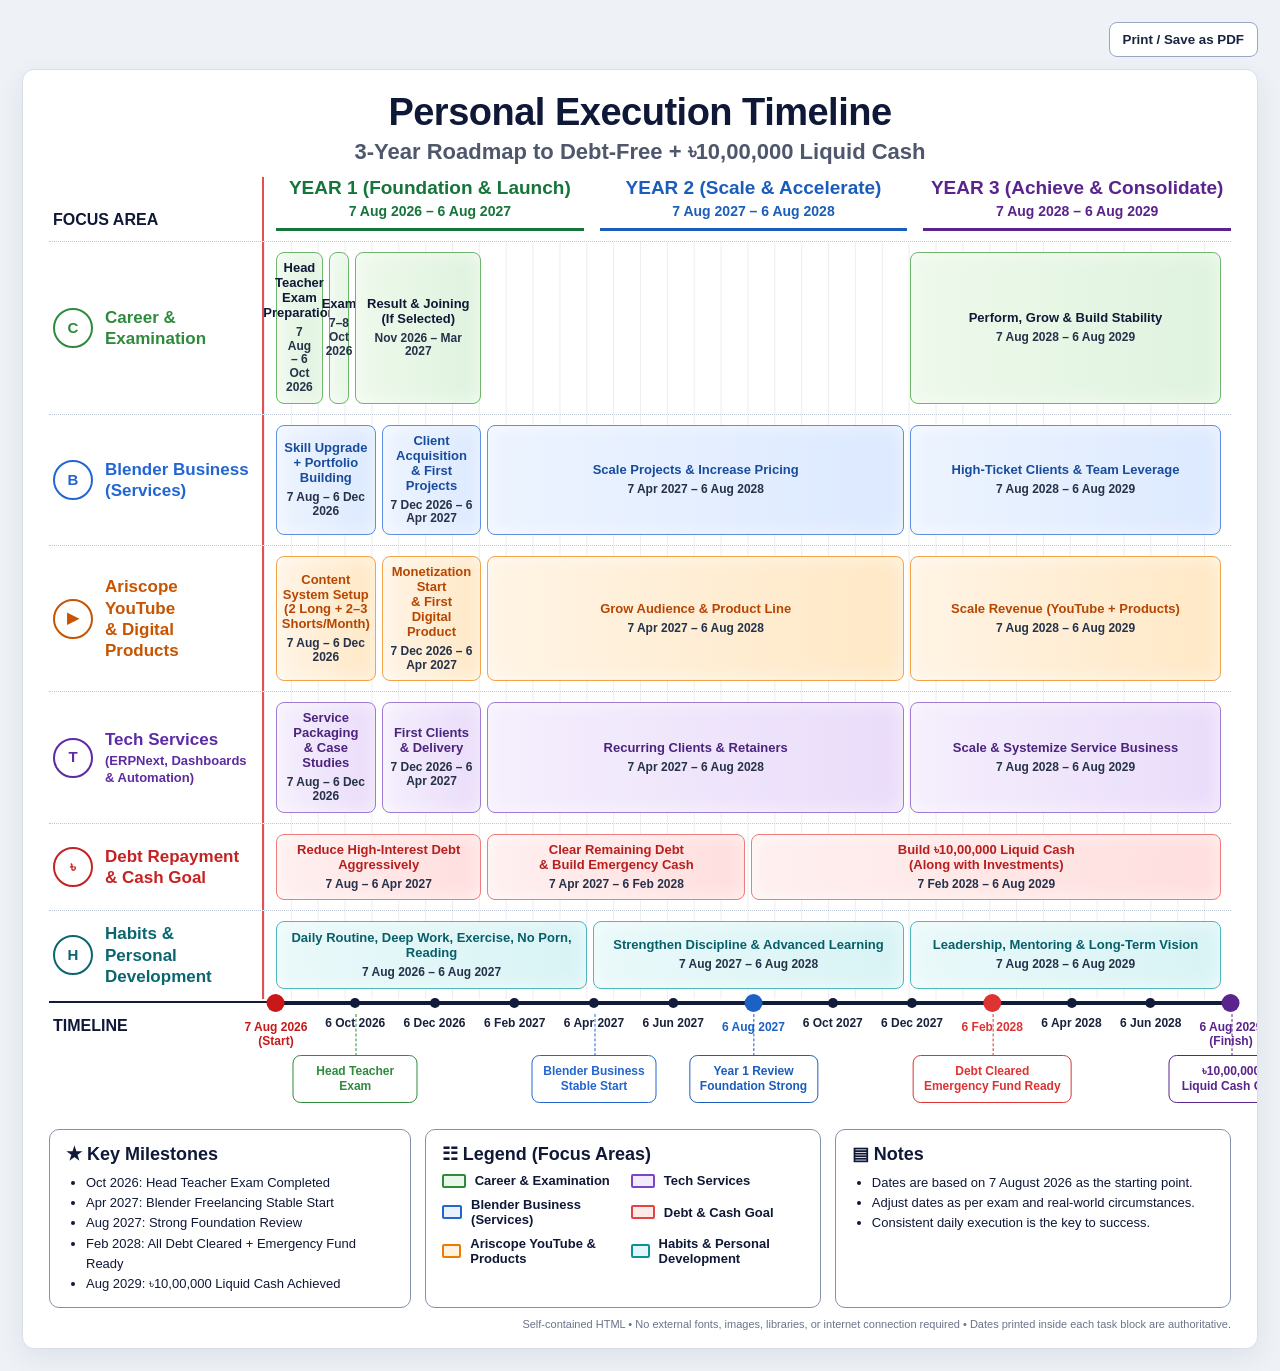
<file: legacy/Execution_Timeline_Reference.html>
<!doctype html>
<html lang="en">
<head>
<meta charset="utf-8" />
<meta name="viewport" content="width=device-width, initial-scale=1" />
<title>Personal Execution Timeline</title>
<style>
  :root{
    --ink:#0f1837;
    --muted:#536078;
    --line:#cfd6e3;
    --career:#2e8b3d; --career-bg:#eaf7e8;
    --blender:#2366d1; --blender-bg:#eaf2ff;
    --ariscope:#f07a00; --ariscope-bg:#fff2df;
    --tech:#7a46c8; --tech-bg:#f2eafd;
    --debt:#e14444; --debt-bg:#ffeaea;
    --habits:#0f8f9a; --habits-bg:#e4f7f8;
    --year1:#16753a; --year1-bg:#e8f5eb;
    --year2:#1b5dbb; --year2-bg:#eaf2ff;
    --year3:#5b248d; --year3-bg:#f4ecfb;
  }
  *{box-sizing:border-box}
  html,body{margin:0;background:#eef2f7;color:var(--ink);font-family:Arial,Helvetica,sans-serif}
  body{padding:22px}
  .toolbar{max-width:1780px;margin:0 auto 12px;display:flex;justify-content:flex-end;gap:10px}
  .toolbar button{border:1px solid #9aa7bd;background:#fff;color:#17233f;border-radius:8px;padding:9px 13px;font-weight:700;cursor:pointer}
  .poster{
    width:min(1780px,100%); margin:0 auto; background:#fff; border:1px solid #d8deea;
    box-shadow:0 8px 26px rgba(24,37,66,.08); border-radius:12px; overflow:hidden;
  }
  .pad{padding:22px 26px 18px}
  header{text-align:center;padding-bottom:12px}
  h1{font-size:38px;line-height:1.08;margin:0 0 6px;font-weight:800;letter-spacing:-.5px}
  .subtitle{font-size:22px;color:#4e576b;font-weight:600}
  .year-grid,.roadmap-row,.axis-row{display:grid;grid-template-columns:215px 1fr;gap:0}
  .focus-head{font-weight:800;font-size:16px;display:flex;align-items:end;padding:0 12px 12px 4px;border-right:2px solid #e05252}
  .years{display:grid;grid-template-columns:repeat(3,1fr);gap:16px;padding:0 0 10px 12px}
  .year{text-align:center;font-weight:800;border-bottom:3px solid currentColor;padding:0 6px 9px}
  .year strong{display:block;font-size:19px}
  .year span{display:block;font-size:14px;margin-top:4px}
  .y1{color:var(--year1)} .y2{color:var(--year2)} .y3{color:var(--year3)}
  .roadmap-row{border-top:1px dotted #bfc7d4;min-height:84px}
  .row-label{display:flex;align-items:center;gap:12px;padding:12px 12px 12px 4px;border-right:2px solid #e05252;font-weight:800;font-size:17px;line-height:1.25}
  .row-label small{display:block;font-size:13px;font-weight:700;margin-top:3px}
  .ico{flex:0 0 40px;width:40px;height:40px;border:2px solid currentColor;border-radius:50%;display:grid;place-items:center;font-weight:900;font-size:15px;background:#fff}
  .career{color:var(--career)} .blender{color:var(--blender)} .ariscope{color:#c65400}.tech{color:#5c2ca3}.debt{color:#c52323}.habits{color:#0b6670}
  .track{position:relative;display:grid;grid-template-columns:repeat(36,1fr);gap:6px;padding:10px 10px 10px 12px;background-image:linear-gradient(to right,rgba(60,80,110,.10) 1px,transparent 1px);background-size:calc(100%/36) 100%;overflow:visible}
  .task{min-width:0;border:1.5px solid;border-radius:8px;padding:8px 7px;display:flex;flex-direction:column;justify-content:center;align-items:center;text-align:center;line-height:1.15;font-weight:800;font-size:13px;box-shadow:inset 0 0 18px rgba(255,255,255,.65)}
  .task .date{font-size:12px;margin-top:5px;font-weight:700;color:#26324a}
  .t-career{border-color:#6eb76b;background:linear-gradient(90deg,#eef9eb,#dff3df)}
  .t-blender{border-color:#5e8fe3;background:linear-gradient(90deg,#edf4ff,#dce9ff);color:#184c9c}
  .t-ariscope{border-color:#f2a447;background:linear-gradient(90deg,#fff4e5,#ffe8c5);color:#b74600}
  .t-tech{border-color:#9f7ad7;background:linear-gradient(90deg,#f5effd,#eadcfa);color:#4b247e}
  .t-debt{border-color:#ef7b7b;background:linear-gradient(90deg,#fff0f0,#ffdede);color:#b71f1f}
  .t-habits{border-color:#4cb8c0;background:linear-gradient(90deg,#eaf9fa,#d8f3f5);color:#075f68}
  .axis-row{border-top:2px solid #111b3a;margin-top:2px}
  .axis-title{font-weight:800;padding:14px 12px 0 4px}
  .axis{position:relative;height:118px;margin-left:12px}
  .axis:before{content:"";position:absolute;left:0;right:0;top:0;height:2px;background:#111b3a}
  .tick{position:absolute;top:-5px;transform:translateX(-50%);text-align:center;font-size:12px;font-weight:700;color:#19223b;white-space:nowrap}
  .tick:before{content:"";display:block;width:10px;height:10px;background:#111b3a;border-radius:50%;margin:0 auto 8px}
  .tick.major:before{width:18px;height:18px;margin-top:-4px}
  .tick.start{color:#c81818}.tick.start:before{background:#c81818}
  .tick.y1m{color:#1c62c5}.tick.y1m:before{background:#1c62c5}
  .tick.debtm{color:#d33}.tick.debtm:before{background:#d33}
  .tick.finish{color:#5b248d}.tick.finish:before{background:#5b248d}
  .milestone{position:absolute;top:52px;transform:translateX(-50%);border:1.5px solid;border-radius:8px;background:#fff;padding:8px 10px;font-size:12px;line-height:1.25;text-align:center;font-weight:800;min-width:125px;max-width:170px}
  .milestone:before{content:"";position:absolute;left:50%;top:-42px;height:42px;border-left:1.5px dashed currentColor}
  .m-career{color:var(--career)}.m-blender{color:var(--blender)}.m-y1{color:#1b5dbb}.m-debt{color:#d33}.m-finish{color:#5b248d}
  .bottom{display:grid;grid-template-columns:1.05fr 1.15fr 1.15fr;gap:14px;padding-top:8px}
  .panel{border:1.5px solid #8290a8;border-radius:10px;padding:13px 16px;min-height:135px}
  .panel h3{margin:0 0 8px;font-size:18px;display:flex;gap:8px;align-items:center}
  .panel ul{margin:0;padding-left:20px;font-size:13px;line-height:1.55}
  .legend{display:grid;grid-template-columns:1fr 1fr;gap:9px 16px;font-size:13px}
  .legend-item{display:flex;align-items:center;gap:9px;font-weight:700}
  .swatch{width:24px;height:14px;border:2px solid;border-radius:2px}
  .footnote{font-size:11px;color:#6a7489;margin-top:10px;text-align:right}
  @media (max-width:1100px){
    body{padding:8px}.poster{min-width:1220px}.toolbar{min-width:1220px}
  }
  @media print{
    body{background:#fff;padding:0}
    .toolbar{display:none!important}
    .poster{width:100%;max-width:none;border:0;box-shadow:none;border-radius:0}
    .pad{padding:8mm}
    h1{font-size:24pt}.subtitle{font-size:14pt}
    .row-label{font-size:10pt}.task{font-size:8.4pt}.task .date{font-size:7.8pt}
    .panel{break-inside:avoid}.roadmap-row{break-inside:avoid}
    @page{size:landscape;margin:6mm}
  }
</style>
</head>
<body>
<div class="toolbar" aria-label="Document controls">
  <button onclick="window.print()">Print / Save as PDF</button>
</div>
<main class="poster" role="document" aria-label="Personal 3-Year Execution Timeline">
  <div class="pad">
    <header>
      <h1>Personal Execution Timeline</h1>
      <div class="subtitle">3-Year Roadmap to Debt-Free + ৳10,00,000 Liquid Cash</div>
    </header>

    <section class="year-grid" aria-label="Year bands">
      <div class="focus-head">FOCUS AREA</div>
      <div class="years">
        <div class="year y1"><strong>YEAR 1 (Foundation &amp; Launch)</strong><span>7 Aug 2026 – 6 Aug 2027</span></div>
        <div class="year y2"><strong>YEAR 2 (Scale &amp; Accelerate)</strong><span>7 Aug 2027 – 6 Aug 2028</span></div>
        <div class="year y3"><strong>YEAR 3 (Achieve &amp; Consolidate)</strong><span>7 Aug 2028 – 6 Aug 2029</span></div>
      </div>
    </section>

    <section class="roadmap-row">
      <div class="row-label career"><span class="ico">C</span><span>Career &amp;<br>Examination</span></div>
      <div class="track">
        <div class="task t-career" style="grid-column:1 / 3">Head Teacher Exam Preparation<div class="date">7 Aug – 6 Oct 2026</div></div>
        <div class="task t-career" style="grid-column:3 / 4">Exam<div class="date">7–8 Oct 2026</div></div>
        <div class="task t-career" style="grid-column:4 / 9">Result &amp; Joining (If Selected)<div class="date">Nov 2026 – Mar 2027</div></div>
        <div class="task t-career" style="grid-column:25 / 37">Perform, Grow &amp; Build Stability<div class="date">7 Aug 2028 – 6 Aug 2029</div></div>
      </div>
    </section>

    <section class="roadmap-row">
      <div class="row-label blender"><span class="ico">B</span><span>Blender Business<br>(Services)</span></div>
      <div class="track">
        <div class="task t-blender" style="grid-column:1 / 5">Skill Upgrade + Portfolio Building<div class="date">7 Aug – 6 Dec 2026</div></div>
        <div class="task t-blender" style="grid-column:5 / 9">Client Acquisition<br>&amp; First Projects<div class="date">7 Dec 2026 – 6 Apr 2027</div></div>
        <div class="task t-blender" style="grid-column:9 / 25">Scale Projects &amp; Increase Pricing<div class="date">7 Apr 2027 – 6 Aug 2028</div></div>
        <div class="task t-blender" style="grid-column:25 / 37">High-Ticket Clients &amp; Team Leverage<div class="date">7 Aug 2028 – 6 Aug 2029</div></div>
      </div>
    </section>

    <section class="roadmap-row">
      <div class="row-label ariscope"><span class="ico">▶</span><span>Ariscope YouTube<br>&amp; Digital Products</span></div>
      <div class="track">
        <div class="task t-ariscope" style="grid-column:1 / 5">Content System Setup<br>(2 Long + 2–3 Shorts/Month)<div class="date">7 Aug – 6 Dec 2026</div></div>
        <div class="task t-ariscope" style="grid-column:5 / 9">Monetization Start<br>&amp; First Digital Product<div class="date">7 Dec 2026 – 6 Apr 2027</div></div>
        <div class="task t-ariscope" style="grid-column:9 / 25">Grow Audience &amp; Product Line<div class="date">7 Apr 2027 – 6 Aug 2028</div></div>
        <div class="task t-ariscope" style="grid-column:25 / 37">Scale Revenue (YouTube + Products)<div class="date">7 Aug 2028 – 6 Aug 2029</div></div>
      </div>
    </section>

    <section class="roadmap-row">
      <div class="row-label tech"><span class="ico">T</span><span>Tech Services<small>(ERPNext, Dashboards<br>&amp; Automation)</small></span></div>
      <div class="track">
        <div class="task t-tech" style="grid-column:1 / 5">Service Packaging<br>&amp; Case Studies<div class="date">7 Aug – 6 Dec 2026</div></div>
        <div class="task t-tech" style="grid-column:5 / 9">First Clients &amp; Delivery<div class="date">7 Dec 2026 – 6 Apr 2027</div></div>
        <div class="task t-tech" style="grid-column:9 / 25">Recurring Clients &amp; Retainers<div class="date">7 Apr 2027 – 6 Aug 2028</div></div>
        <div class="task t-tech" style="grid-column:25 / 37">Scale &amp; Systemize Service Business<div class="date">7 Aug 2028 – 6 Aug 2029</div></div>
      </div>
    </section>

    <section class="roadmap-row">
      <div class="row-label debt"><span class="ico">৳</span><span>Debt Repayment<br>&amp; Cash Goal</span></div>
      <div class="track">
        <div class="task t-debt" style="grid-column:1 / 9">Reduce High-Interest Debt<br>Aggressively<div class="date">7 Aug – 6 Apr 2027</div></div>
        <div class="task t-debt" style="grid-column:9 / 19">Clear Remaining Debt<br>&amp; Build Emergency Cash<div class="date">7 Apr 2027 – 6 Feb 2028</div></div>
        <div class="task t-debt" style="grid-column:19 / 37">Build ৳10,00,000 Liquid Cash<br>(Along with Investments)<div class="date">7 Feb 2028 – 6 Aug 2029</div></div>
      </div>
    </section>

    <section class="roadmap-row">
      <div class="row-label habits"><span class="ico">H</span><span>Habits &amp; Personal<br>Development</span></div>
      <div class="track">
        <div class="task t-habits" style="grid-column:1 / 13">Daily Routine, Deep Work, Exercise, No Porn, Reading<div class="date">7 Aug 2026 – 6 Aug 2027</div></div>
        <div class="task t-habits" style="grid-column:13 / 25">Strengthen Discipline &amp; Advanced Learning<div class="date">7 Aug 2027 – 6 Aug 2028</div></div>
        <div class="task t-habits" style="grid-column:25 / 37">Leadership, Mentoring &amp; Long-Term Vision<div class="date">7 Aug 2028 – 6 Aug 2029</div></div>
      </div>
    </section>

    <section class="axis-row" aria-label="Timeline milestones">
      <div class="axis-title">TIMELINE</div>
      <div class="axis">
        <div class="tick major start" style="left:0%">7 Aug 2026<br>(Start)</div>
        <div class="tick" style="left:8.3%">6 Oct 2026</div>
        <div class="tick" style="left:16.6%">6 Dec 2026</div>
        <div class="tick" style="left:25%">6 Feb 2027</div>
        <div class="tick" style="left:33.3%">6 Apr 2027</div>
        <div class="tick" style="left:41.6%">6 Jun 2027</div>
        <div class="tick major y1m" style="left:50%">6 Aug 2027</div>
        <div class="tick" style="left:58.3%">6 Oct 2027</div>
        <div class="tick" style="left:66.6%">6 Dec 2027</div>
        <div class="tick major debtm" style="left:75%">6 Feb 2028</div>
        <div class="tick" style="left:83.3%">6 Apr 2028</div>
        <div class="tick" style="left:91.6%">6 Jun 2028</div>
        <div class="tick major finish" style="left:100%">6 Aug 2029<br>(Finish)</div>

        <div class="milestone m-career" style="left:8.3%">Head Teacher<br>Exam</div>
        <div class="milestone m-blender" style="left:33.3%">Blender Business<br>Stable Start</div>
        <div class="milestone m-y1" style="left:50%">Year 1 Review<br>Foundation Strong</div>
        <div class="milestone m-debt" style="left:75%">Debt Cleared<br>Emergency Fund Ready</div>
        <div class="milestone m-finish" style="left:100%">৳10,00,000<br>Liquid Cash Goal</div>
      </div>
    </section>

    <section class="bottom">
      <div class="panel">
        <h3>★ Key Milestones</h3>
        <ul>
          <li>Oct 2026: Head Teacher Exam Completed</li>
          <li>Apr 2027: Blender Freelancing Stable Start</li>
          <li>Aug 2027: Strong Foundation Review</li>
          <li>Feb 2028: All Debt Cleared + Emergency Fund Ready</li>
          <li>Aug 2029: ৳10,00,000 Liquid Cash Achieved</li>
        </ul>
      </div>
      <div class="panel">
        <h3>☷ Legend (Focus Areas)</h3>
        <div class="legend">
          <div class="legend-item"><span class="swatch" style="background:var(--career-bg);border-color:var(--career)"></span>Career &amp; Examination</div>
          <div class="legend-item"><span class="swatch" style="background:var(--tech-bg);border-color:var(--tech)"></span>Tech Services</div>
          <div class="legend-item"><span class="swatch" style="background:var(--blender-bg);border-color:var(--blender)"></span>Blender Business (Services)</div>
          <div class="legend-item"><span class="swatch" style="background:var(--debt-bg);border-color:var(--debt)"></span>Debt &amp; Cash Goal</div>
          <div class="legend-item"><span class="swatch" style="background:var(--ariscope-bg);border-color:var(--ariscope)"></span>Ariscope YouTube &amp; Products</div>
          <div class="legend-item"><span class="swatch" style="background:var(--habits-bg);border-color:var(--habits)"></span>Habits &amp; Personal Development</div>
        </div>
      </div>
      <div class="panel">
        <h3>▤ Notes</h3>
        <ul>
          <li>Dates are based on 7 August 2026 as the starting point.</li>
          <li>Adjust dates as per exam and real-world circumstances.</li>
          <li>Consistent daily execution is the key to success.</li>
        </ul>
      </div>
    </section>

    <div class="footnote">Self-contained HTML • No external fonts, images, libraries, or internet connection required • Dates printed inside each task block are authoritative.</div>
  </div>
</main>

<script type="application/json" id="timeline-source-of-truth">
{
  "title":"Personal Execution Timeline",
  "subtitle":"3-Year Roadmap to Debt-Free + ৳10,00,000 Liquid Cash",
  "years":[
    {"name":"YEAR 1 (Foundation & Launch)","start":"2026-08-07","end":"2027-08-06"},
    {"name":"YEAR 2 (Scale & Accelerate)","start":"2027-08-07","end":"2028-08-06"},
    {"name":"YEAR 3 (Achieve & Consolidate)","start":"2028-08-07","end":"2029-08-06"}
  ],
  "milestones":[
    "Oct 2026: Head Teacher Exam Completed",
    "Apr 2027: Blender Freelancing Stable Start",
    "Aug 2027: Strong Foundation Review",
    "Feb 2028: All Debt Cleared + Emergency Fund Ready",
    "Aug 2029: ৳10,00,000 Liquid Cash Achieved"
  ]
}
</script>
</body>
</html>
</file>
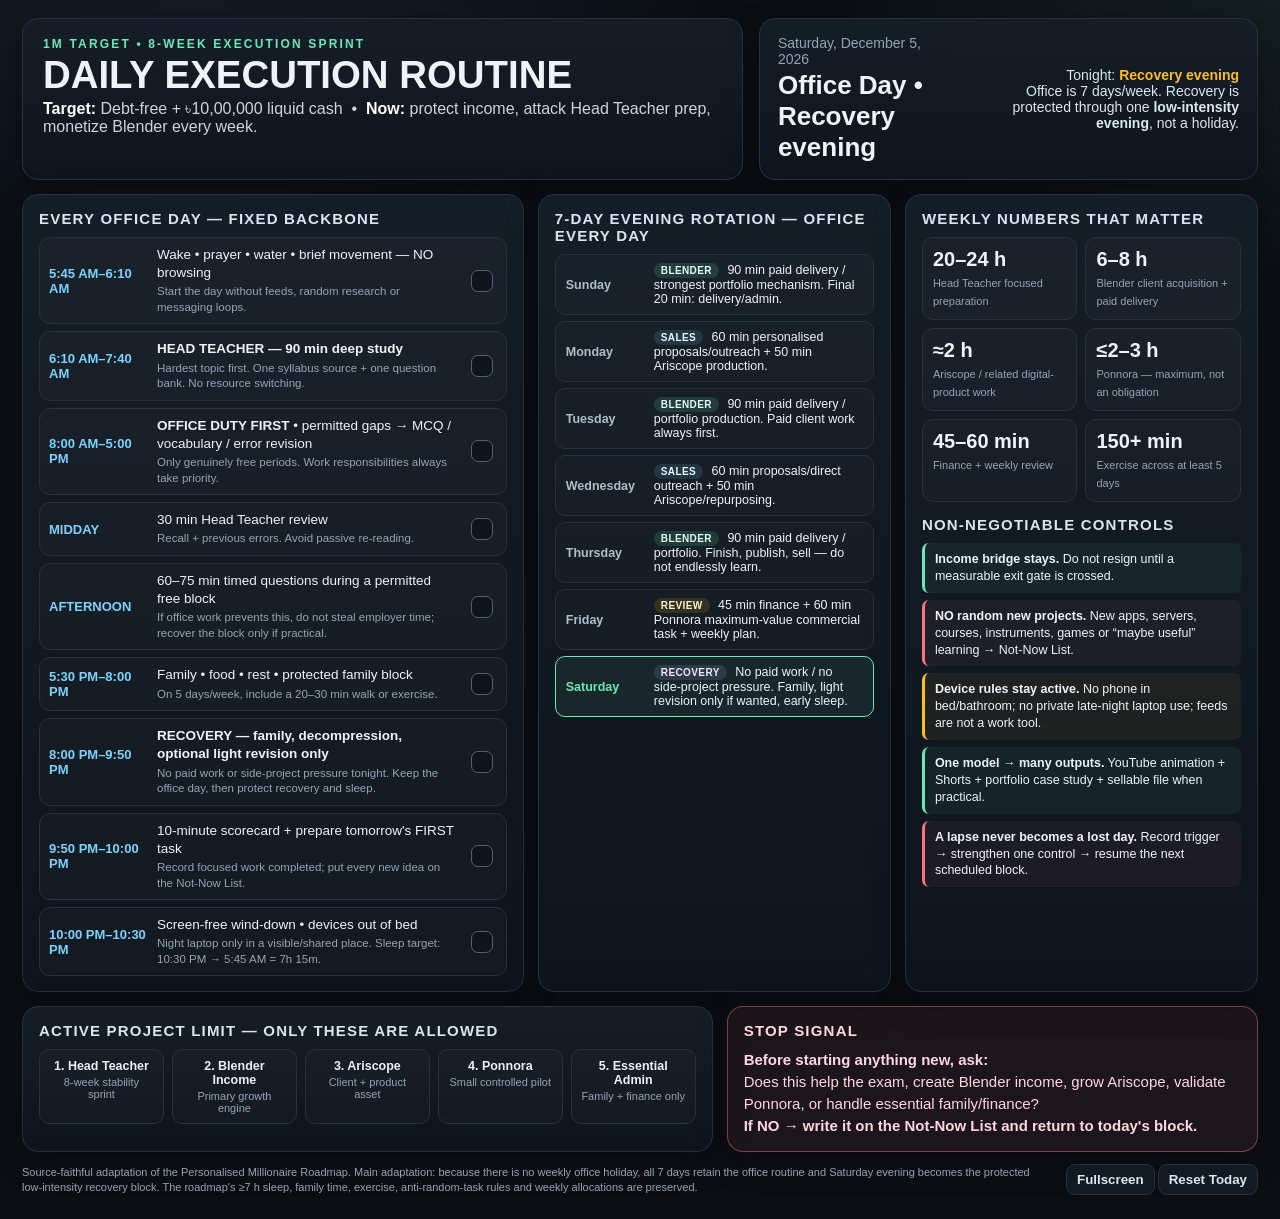
<file: legacy/Phase1_Daily_Routine_Reference.html>
<!doctype html>
<html lang="en">
<head>
<meta charset="utf-8">
<meta name="viewport" content="width=device-width,initial-scale=1">
<title>Daily Execution Routine — 1M Target</title>
<style>
  :root{
    --bg:#0b0f14;
    --panel:#111821;
    --panel2:#151e28;
    --line:#25313e;
    --text:#edf3f8;
    --muted:#93a4b5;
    --accent:#6ee7b7;
    --blue:#7dd3fc;
    --amber:#fbbf24;
    --red:#fb7185;
    --violet:#c4b5fd;
    --shadow:0 12px 32px rgba(0,0,0,.28);
  }
  *{box-sizing:border-box}
  html,body{height:100%;margin:0;background:var(--bg);color:var(--text);font-family:Segoe UI,Arial,sans-serif}
  body{
    background:
      radial-gradient(900px 600px at 15% -10%,rgba(125,211,252,.08),transparent 60%),
      radial-gradient(800px 500px at 100% 0%,rgba(110,231,183,.07),transparent 55%),
      var(--bg);
    overflow:auto;
  }
  .wrap{max-width:1800px;margin:0 auto;padding:18px 22px 24px}
  header{
    display:grid;
    grid-template-columns:1.3fr .9fr;
    gap:16px;
    align-items:stretch;
    margin-bottom:14px;
  }
  .hero,.todayBox,.card{
    border:1px solid var(--line);
    background:linear-gradient(180deg,rgba(21,30,40,.96),rgba(14,20,28,.96));
    border-radius:16px;
    box-shadow:var(--shadow);
  }
  .hero{padding:18px 20px}
  .eyebrow{
    font-size:12px;
    letter-spacing:.18em;
    color:var(--accent);
    font-weight:800;
    text-transform:uppercase;
  }
  h1{margin:5px 0 6px;font-size:clamp(28px,3vw,48px);line-height:1}
  .mission{font-size:16px;color:#cbd5df}
  .mission b{color:#fff}
  .todayBox{
    padding:16px 18px;
    display:flex;
    align-items:center;
    justify-content:space-between;
    gap:18px;
  }
  .todayBox .date{font-size:14px;color:var(--muted)}
  .todayBox .day{font-size:26px;font-weight:900;margin-top:3px}
  .todayBox .focus{
    text-align:right;
    font-size:14px;
    max-width:430px;
    color:#dbe7f1;
  }
  .todayBox .focus strong{color:var(--amber)}
  .grid{
    display:grid;
    grid-template-columns:1.35fr .95fr .95fr;
    gap:14px;
  }
  .card{padding:15px 16px}
  .card h2{
    margin:0 0 10px;
    font-size:15px;
    letter-spacing:.08em;
    text-transform:uppercase;
    color:#d9e5ee;
  }
  .timeline{display:grid;gap:7px}
  .slot{
    display:grid;
    grid-template-columns:98px 1fr 30px;
    gap:10px;
    align-items:center;
    border:1px solid var(--line);
    background:rgba(255,255,255,.018);
    border-radius:11px;
    padding:8px 9px;
  }
  .slot .time{font-weight:800;font-size:13px;color:var(--blue)}
  .slot .task{font-size:13.5px;line-height:1.35}
  .slot .task small{display:block;color:var(--muted);font-size:11.5px;margin-top:2px}
  input[type=checkbox]{
    appearance:none;
    width:22px;height:22px;border-radius:7px;
    border:1px solid #526171;background:#0e141b;cursor:pointer;position:relative;
  }
  input[type=checkbox]:checked{background:var(--accent);border-color:var(--accent)}
  input[type=checkbox]:checked:after{
    content:"✓";position:absolute;inset:-1px 0 0 0;display:grid;place-items:center;
    color:#07140f;font-size:16px;font-weight:1000;
  }
  .week{display:grid;gap:6px}
  .dayrow{
    border:1px solid var(--line);
    border-radius:10px;
    padding:8px 10px;
    display:grid;
    grid-template-columns:78px 1fr;
    gap:10px;
    align-items:center;
    font-size:12.5px;
    background:rgba(255,255,255,.015);
  }
  .dayrow .dn{font-weight:900;color:#aebdca}
  .dayrow.today{border-color:var(--accent);background:rgba(110,231,183,.07)}
  .dayrow.today .dn{color:var(--accent)}
  .tag{
    display:inline-block;
    padding:2px 7px;
    border-radius:999px;
    font-size:10px;
    font-weight:900;
    margin-right:5px;
    letter-spacing:.04em;
  }
  .t-blender{color:#dffcf2;background:rgba(110,231,183,.14)}
  .t-sales{color:#e7f8ff;background:rgba(125,211,252,.13)}
  .t-admin{color:#fff2c7;background:rgba(251,191,36,.13)}
  .t-rest{color:#eee8ff;background:rgba(196,181,253,.13)}
  .targets{display:grid;grid-template-columns:1fr 1fr;gap:8px}
  .metric{
    border:1px solid var(--line);
    border-radius:11px;padding:10px;background:rgba(255,255,255,.018)
  }
  .metric b{display:block;font-size:20px;margin-bottom:2px}
  .metric span{font-size:11px;color:var(--muted);line-height:1.25}
  .rules{display:grid;gap:7px}
  .rule{
    padding:8px 10px;border-left:3px solid var(--red);
    background:rgba(251,113,133,.06);border-radius:7px;
    font-size:12.5px;line-height:1.35;
  }
  .rule.good{border-left-color:var(--accent);background:rgba(110,231,183,.06)}
  .rule.warn{border-left-color:var(--amber);background:rgba(251,191,36,.06)}
  .bottom{
    margin-top:14px;
    display:grid;
    grid-template-columns:1.3fr 1fr;
    gap:14px;
  }
  .focusline{
    display:grid;
    grid-template-columns:repeat(5,1fr);
    gap:8px;
  }
  .focusitem{
    border:1px solid var(--line);border-radius:10px;padding:9px;text-align:center;
    font-size:11px;color:var(--muted);background:rgba(255,255,255,.015)
  }
  .focusitem b{display:block;font-size:12.5px;color:#eaf2f8;margin-bottom:3px}
  .notnow{
    border:1px solid rgba(251,113,133,.45);
    background:rgba(251,113,133,.07);
    color:#ffd8df;
  }
  footer{
    display:flex;justify-content:space-between;align-items:center;gap:15px;
    margin-top:12px;color:var(--muted);font-size:11px;
  }
  button{
    border:1px solid var(--line);background:#111923;color:#dbe7f1;
    border-radius:9px;padding:7px 10px;cursor:pointer;font-weight:700
  }
  button:hover{border-color:#4c6074}
  .smallprint{max-width:1200px;line-height:1.35}
  @media(max-width:1200px){
    .grid{grid-template-columns:1fr 1fr}
    .grid .routine{grid-column:1/-1}
    .bottom{grid-template-columns:1fr}
  }
  @media(max-width:760px){
    header,.grid{grid-template-columns:1fr}
    .todayBox{align-items:flex-start;flex-direction:column}
    .todayBox .focus{text-align:left}
    .slot{grid-template-columns:82px 1fr 28px}
    .targets,.focusline{grid-template-columns:1fr 1fr}
  }
  @media print{
    body{background:#fff;color:#111}
    .hero,.todayBox,.card{box-shadow:none;background:#fff;border-color:#bbb}
    .mission,.todayBox .date,.metric span,.slot .task small,.smallprint{color:#444}
    .slot,.metric,.dayrow,.focusitem{background:#fff;border-color:#ccc}
    footer button{display:none}
  }
</style>
</head>
<body>
<div class="wrap">
  <header>
    <section class="hero">
      <div class="eyebrow">1M TARGET • 8-WEEK EXECUTION SPRINT</div>
      <h1>DAILY EXECUTION ROUTINE</h1>
      <div class="mission">
        <b>Target:</b> Debt-free + ৳10,00,000 liquid cash &nbsp;•&nbsp;
        <b>Now:</b> protect income, attack Head Teacher prep, monetize Blender every week.
      </div>
    </section>

    <section class="todayBox">
      <div>
        <div class="date" id="dateText">—</div>
        <div class="day" id="dayText">—</div>
      </div>
      <div class="focus">
        Tonight: <strong id="tonightText">—</strong><br>
        Office is 7 days/week. Recovery is protected through one <b>low-intensity evening</b>, not a holiday.
      </div>
    </section>
  </header>

  <main class="grid">
    <section class="card routine">
      <h2>Every Office Day — Fixed Backbone</h2>
      <div class="timeline">
        <label class="slot">
          <span class="time">5:45 AM–6:10 AM</span>
          <span class="task">Wake • prayer • water • brief movement — NO browsing
            <small>Start the day without feeds, random research or messaging loops.</small>
          </span>
          <input type="checkbox" data-key="wake">
        </label>

        <label class="slot">
          <span class="time">6:10 AM–7:40 AM</span>
          <span class="task"><b>HEAD TEACHER — 90 min deep study</b>
            <small>Hardest topic first. One syllabus source + one question bank. No resource switching.</small>
          </span>
          <input type="checkbox" data-key="deepstudy">
        </label>

        <label class="slot">
          <span class="time">8:00 AM–5:00 PM</span>
          <span class="task"><b>OFFICE DUTY FIRST</b> • permitted gaps → MCQ / vocabulary / error revision
            <small>Only genuinely free periods. Work responsibilities always take priority.</small>
          </span>
          <input type="checkbox" data-key="office">
        </label>

        <label class="slot">
          <span class="time">MIDDAY</span>
          <span class="task">30 min Head Teacher review
            <small>Recall + previous errors. Avoid passive re-reading.</small>
          </span>
          <input type="checkbox" data-key="midday">
        </label>

        <label class="slot">
          <span class="time">AFTERNOON</span>
          <span class="task">60–75 min timed questions during a permitted free block
            <small>If office work prevents this, do not steal employer time; recover the block only if practical.</small>
          </span>
          <input type="checkbox" data-key="timed">
        </label>

        <label class="slot">
          <span class="time">5:30 PM–8:00 PM</span>
          <span class="task">Family • food • rest • protected family block
            <small>On 5 days/week, include a 20–30 min walk or exercise.</small>
          </span>
          <input type="checkbox" data-key="family">
        </label>

        <label class="slot">
          <span class="time">8:00 PM–9:50 PM</span>
          <span class="task"><b id="eveningMain">Evening block</b>
            <small id="eveningSub">Loaded automatically from the 7-day rotation.</small>
          </span>
          <input type="checkbox" data-key="evening">
        </label>

        <label class="slot">
          <span class="time">9:50 PM–10:00 PM</span>
          <span class="task">10-minute scorecard + prepare tomorrow's FIRST task
            <small>Record focused work completed; put every new idea on the Not-Now List.</small>
          </span>
          <input type="checkbox" data-key="scorecard">
        </label>

        <label class="slot">
          <span class="time">10:00 PM–10:30 PM</span>
          <span class="task">Screen-free wind-down • devices out of bed
            <small>Night laptop only in a visible/shared place. Sleep target: 10:30 PM → 5:45 AM = 7h 15m.</small>
          </span>
          <input type="checkbox" data-key="shutdown">
        </label>
      </div>
    </section>

    <section class="card">
      <h2>7-Day Evening Rotation — Office Every Day</h2>
      <div class="week" id="weekList">
        <div class="dayrow" data-day="0"><div class="dn">Sunday</div><div><span class="tag t-blender">BLENDER</span> 90 min paid delivery / strongest portfolio mechanism. Final 20 min: delivery/admin.</div></div>
        <div class="dayrow" data-day="1"><div class="dn">Monday</div><div><span class="tag t-sales">SALES</span> 60 min personalised proposals/outreach + 50 min Ariscope production.</div></div>
        <div class="dayrow" data-day="2"><div class="dn">Tuesday</div><div><span class="tag t-blender">BLENDER</span> 90 min paid delivery / portfolio production. Paid client work always first.</div></div>
        <div class="dayrow" data-day="3"><div class="dn">Wednesday</div><div><span class="tag t-sales">SALES</span> 60 min proposals/direct outreach + 50 min Ariscope/repurposing.</div></div>
        <div class="dayrow" data-day="4"><div class="dn">Thursday</div><div><span class="tag t-blender">BLENDER</span> 90 min paid delivery / portfolio. Finish, publish, sell — do not endlessly learn.</div></div>
        <div class="dayrow" data-day="5"><div class="dn">Friday</div><div><span class="tag t-admin">REVIEW</span> 45 min finance + 60 min Ponnora maximum-value commercial task + weekly plan.</div></div>
        <div class="dayrow" data-day="6"><div class="dn">Saturday</div><div><span class="tag t-rest">RECOVERY</span> No paid work / no side-project pressure. Family, light revision only if wanted, early sleep.</div></div>
      </div>
    </section>

    <section class="card">
      <h2>Weekly Numbers That Matter</h2>
      <div class="targets">
        <div class="metric"><b>20–24 h</b><span>Head Teacher focused preparation</span></div>
        <div class="metric"><b>6–8 h</b><span>Blender client acquisition + paid delivery</span></div>
        <div class="metric"><b>≈2 h</b><span>Ariscope / related digital-product work</span></div>
        <div class="metric"><b>≤2–3 h</b><span>Ponnora — maximum, not an obligation</span></div>
        <div class="metric"><b>45–60 min</b><span>Finance + weekly review</span></div>
        <div class="metric"><b>150+ min</b><span>Exercise across at least 5 days</span></div>
      </div>

      <h2 style="margin-top:14px">Non-Negotiable Controls</h2>
      <div class="rules">
        <div class="rule good"><b>Income bridge stays.</b> Do not resign until a measurable exit gate is crossed.</div>
        <div class="rule"><b>NO random new projects.</b> New apps, servers, courses, instruments, games or “maybe useful” learning → Not-Now List.</div>
        <div class="rule warn"><b>Device rules stay active.</b> No phone in bed/bathroom; no private late-night laptop use; feeds are not a work tool.</div>
        <div class="rule good"><b>One model → many outputs.</b> YouTube animation + Shorts + portfolio case study + sellable file when practical.</div>
        <div class="rule"><b>A lapse never becomes a lost day.</b> Record trigger → strengthen one control → resume the next scheduled block.</div>
      </div>
    </section>
  </main>

  <section class="bottom">
    <div class="card">
      <h2>Active Project Limit — Only These Are Allowed</h2>
      <div class="focusline">
        <div class="focusitem"><b>1. Head Teacher</b>8-week stability sprint</div>
        <div class="focusitem"><b>2. Blender Income</b>Primary growth engine</div>
        <div class="focusitem"><b>3. Ariscope</b>Client + product asset</div>
        <div class="focusitem"><b>4. Ponnora</b>Small controlled pilot</div>
        <div class="focusitem"><b>5. Essential Admin</b>Family + finance only</div>
      </div>
    </div>

    <div class="card notnow">
      <h2 style="color:#ffd8df">STOP SIGNAL</h2>
      <div style="font-size:15px;line-height:1.45">
        <b>Before starting anything new, ask:</b><br>
        Does this help the exam, create Blender income, grow Ariscope, validate Ponnora, or handle essential family/finance?<br>
        <b>If NO → write it on the Not-Now List and return to today's block.</b>
      </div>
    </div>
  </section>

  <footer>
    <div class="smallprint">
      Source-faithful adaptation of the Personalised Millionaire Roadmap. Main adaptation: because there is no weekly office holiday, all 7 days retain the office routine and Saturday evening becomes the protected low-intensity recovery block. The roadmap's ≥7 h sleep, family time, exercise, anti-random-task rules and weekly allocations are preserved.
    </div>
    <div style="white-space:nowrap">
      <button id="fullscreenBtn">Fullscreen</button>
      <button id="resetBtn">Reset Today</button>
    </div>
  </footer>
</div>

<script>
(function(){
  const days = [
    {
      title:"Blender production",
      main:"BLENDER — 90 min paid delivery / strongest portfolio mechanism",
      sub:"Paid work first. If no paid work exists, build the most commercially useful technical/mechanism portfolio piece."
    },
    {
      title:"Sales + Ariscope",
      main:"SALES — 60 min proposals/outreach + 50 min Ariscope",
      sub:"Personalise every proposal. No proposal bots. Use the remaining block to produce or repurpose a client-relevant Ariscope asset."
    },
    {
      title:"Blender production",
      main:"BLENDER — 90 min paid delivery / portfolio production",
      sub:"Finish and ship. Avoid tutorial rabbit holes; learn only what the current deliverable requires."
    },
    {
      title:"Sales + Ariscope",
      main:"SALES — 60 min proposals/direct outreach + 50 min Ariscope",
      sub:"Prioritise manufacturers, technical educators, machinery, poultry/agri/veterinary and product-animation opportunities."
    },
    {
      title:"Blender production",
      main:"BLENDER — 90 min paid delivery / mechanism portfolio",
      sub:"Aim for work that can become a YouTube asset, Short, portfolio case study and sellable file."
    },
    {
      title:"Finance + Ponnora",
      main:"WEEKLY REVIEW — 45 min finance + 60 min Ponnora",
      sub:"Check cash, debt, proposals, revenue and focused hours. Ponnora gets one commercial task only; do not expand the experiment."
    },
    {
      title:"Recovery evening",
      main:"RECOVERY — family, decompression, optional light revision only",
      sub:"No paid work or side-project pressure tonight. Keep the office day, then protect recovery and sleep."
    }
  ];

  const now = new Date();
  const day = now.getDay();
  const dateFmt = new Intl.DateTimeFormat(undefined,{weekday:"long",year:"numeric",month:"long",day:"numeric"});
  document.getElementById("dateText").textContent = dateFmt.format(now);
  document.getElementById("dayText").textContent = "Office Day • " + days[day].title;
  document.getElementById("tonightText").textContent = days[day].title;
  document.getElementById("eveningMain").textContent = days[day].main;
  document.getElementById("eveningSub").textContent = days[day].sub;

  document.querySelectorAll(".dayrow").forEach(el=>{
    if(Number(el.dataset.day) === day) el.classList.add("today");
  });

  const dateKey = now.toISOString().slice(0,10);
  document.querySelectorAll('input[type="checkbox"][data-key]').forEach(cb=>{
    const key = "routine:"+dateKey+":"+cb.dataset.key;
    cb.checked = localStorage.getItem(key)==="1";
    cb.addEventListener("change",()=>localStorage.setItem(key,cb.checked?"1":"0"));
  });

  document.getElementById("resetBtn").addEventListener("click",()=>{
    document.querySelectorAll('input[type="checkbox"][data-key]').forEach(cb=>{
      cb.checked=false;
      localStorage.removeItem("routine:"+dateKey+":"+cb.dataset.key);
    });
  });

  document.getElementById("fullscreenBtn").addEventListener("click",()=>{
    if(!document.fullscreenElement){
      document.documentElement.requestFullscreen?.();
    } else {
      document.exitFullscreen?.();
    }
  });
})();
</script>
</body>
</html>
</file>
<file: css/app.css>
:root{
  --bg:#091018;
  --panel:#111a24;
  --panel2:#15212d;
  --line:#273647;
  --text:#edf5fb;
  --muted:#94a7b9;
  --accent:#6ee7b7;
  --blue:#7dd3fc;
  --amber:#fbbf24;
  --red:#fb7185;
  --violet:#c4b5fd;
  --green:#86efac;
  --shadow:0 12px 34px rgba(0,0,0,.24);
  --radius:16px;
}
*{box-sizing:border-box}
html{color-scheme:dark}
body{margin:0;background:radial-gradient(900px 500px at 5% -10%,rgba(125,211,252,.08),transparent 60%),radial-gradient(800px 500px at 100% 0%,rgba(110,231,183,.07),transparent 55%),var(--bg);color:var(--text);font-family:Inter,Segoe UI,Arial,sans-serif;min-height:100vh}
a{color:inherit;text-decoration:none}
button,input,select,textarea{font:inherit}
button{cursor:pointer}
.shell{max-width:1500px;margin:0 auto;padding:18px 20px 34px}
.topbar{display:flex;align-items:center;justify-content:space-between;gap:16px;margin-bottom:16px;position:sticky;top:0;z-index:20;padding:10px 0;background:linear-gradient(180deg,rgba(9,16,24,.98),rgba(9,16,24,.82),transparent)}
.brand{display:flex;align-items:center;gap:11px;font-weight:900;letter-spacing:.02em}
.brandmark{width:38px;height:38px;border-radius:11px;display:grid;place-items:center;background:linear-gradient(135deg,var(--accent),var(--blue));color:#041017;font-size:14px;box-shadow:var(--shadow)}
.brand small{display:block;font-size:10px;color:var(--muted);font-weight:700;letter-spacing:.12em;text-transform:uppercase;margin-top:2px}
.nav{display:flex;gap:7px;flex-wrap:wrap;justify-content:flex-end}
.nav a{border:1px solid var(--line);background:rgba(17,26,36,.82);border-radius:10px;padding:8px 11px;font-size:12px;font-weight:800;color:#dce8f2}
.nav a.active,.nav a:hover{border-color:var(--accent);color:var(--accent);background:rgba(110,231,183,.06)}
.hero{display:grid;grid-template-columns:1.3fr .9fr;gap:14px;margin-bottom:14px}
.card,.heroMain,.heroSide{border:1px solid var(--line);background:linear-gradient(180deg,rgba(21,33,45,.97),rgba(13,21,30,.97));border-radius:var(--radius);box-shadow:var(--shadow)}
.heroMain,.heroSide{padding:20px}
.eyebrow{font-size:11px;letter-spacing:.18em;text-transform:uppercase;font-weight:900;color:var(--accent)}
h1{margin:5px 0 7px;font-size:clamp(30px,4vw,52px);line-height:1.02;letter-spacing:-.03em}
h2{margin:0 0 12px;font-size:15px;letter-spacing:.08em;text-transform:uppercase;color:#dce7ef}
h3{margin:0 0 8px;font-size:18px}
p{line-height:1.55}.muted{color:var(--muted)}
.heroSide .big{font-size:27px;font-weight:950;margin-top:4px}.heroSide .sub{font-size:12px;color:var(--muted);margin-top:4px}
.badge{display:inline-flex;align-items:center;gap:6px;border:1px solid var(--line);border-radius:999px;padding:4px 8px;font-size:10px;font-weight:900;letter-spacing:.05em;text-transform:uppercase;color:#dbe8f2;background:rgba(255,255,255,.025)}
.badge.good{border-color:rgba(110,231,183,.45);color:var(--accent);background:rgba(110,231,183,.08)}
.badge.warn{border-color:rgba(251,191,36,.45);color:#ffd970;background:rgba(251,191,36,.08)}
.badge.danger{border-color:rgba(251,113,133,.45);color:#ffc2cd;background:rgba(251,113,133,.08)}
.grid3{display:grid;grid-template-columns:1.32fr .92fr .92fr;gap:14px}.grid2{display:grid;grid-template-columns:1fr 1fr;gap:14px}.stack{display:grid;gap:14px}
.card{padding:16px}
.kpis{display:grid;grid-template-columns:repeat(4,1fr);gap:9px}.kpi{border:1px solid var(--line);border-radius:12px;padding:11px;background:rgba(255,255,255,.018)}.kpi b{font-size:20px;display:block}.kpi span{font-size:10.5px;color:var(--muted);line-height:1.3}
.progress{height:9px;border-radius:999px;background:#0c131b;border:1px solid #293847;overflow:hidden}.progress>span{height:100%;display:block;background:linear-gradient(90deg,var(--accent),var(--blue));width:0}
.progressMeta{display:flex;justify-content:space-between;gap:10px;font-size:11px;color:var(--muted);margin-top:6px}
.routine{display:grid;gap:7px}.slot{display:grid;grid-template-columns:98px 1fr 30px;gap:10px;align-items:center;border:1px solid var(--line);background:rgba(255,255,255,.016);border-radius:11px;padding:9px}.slot .time{font-size:12px;font-weight:900;color:var(--blue)}.slot .title{font-size:13.5px;font-weight:800;line-height:1.3}.slot .detail{font-size:11.5px;color:var(--muted);line-height:1.35;margin-top:2px}
.check{appearance:none;width:22px;height:22px;border-radius:7px;border:1px solid #526171;background:#0d151d;position:relative}.check:checked{background:var(--accent);border-color:var(--accent)}.check:checked:after{content:'✓';position:absolute;inset:-1px 0 0 0;display:grid;place-items:center;color:#06130e;font-size:16px;font-weight:1000}
.targetList{display:grid;gap:7px}.target{display:grid;grid-template-columns:1fr auto;gap:10px;border:1px solid var(--line);border-radius:10px;padding:9px 10px;background:rgba(255,255,255,.015);font-size:12px}.target b{font-size:12px}.target span{color:var(--accent);font-weight:800;text-align:right}
.callout{border-left:3px solid var(--amber);background:rgba(251,191,36,.06);padding:10px 12px;border-radius:8px;font-size:12px;line-height:1.45}.callout.good{border-left-color:var(--accent);background:rgba(110,231,183,.06)}.callout.danger{border-left-color:var(--red);background:rgba(251,113,133,.06)}
.controls{display:flex;gap:8px;align-items:center;flex-wrap:wrap}.btn{border:1px solid var(--line);background:#111b26;color:#e4eef6;border-radius:9px;padding:8px 11px;font-weight:800;font-size:12px}.btn:hover{border-color:#526b83}.btn.primary{border-color:rgba(110,231,183,.55);color:var(--accent);background:rgba(110,231,183,.07)}.btn.danger{border-color:rgba(251,113,133,.5);color:#ffc1cc;background:rgba(251,113,133,.06)}
input[type=date],input[type=text],input[type=number],select,textarea{border:1px solid var(--line);background:#0d151e;color:var(--text);border-radius:9px;padding:8px 10px;min-height:36px}textarea{width:100%;min-height:82px;resize:vertical}.field{display:grid;gap:5px}.field label{font-size:11px;color:var(--muted);font-weight:800}.formGrid{display:grid;grid-template-columns:repeat(2,minmax(0,1fr));gap:10px}.formGrid.one{grid-template-columns:1fr}
.monthMission{border:1px solid rgba(125,211,252,.35);background:rgba(125,211,252,.05);border-radius:12px;padding:12px}.monthMission strong{color:var(--blue)}
.list{margin:0;padding-left:18px;line-height:1.55;font-size:12px}.list li+li{margin-top:4px}
.notnowForm{display:flex;gap:7px}.notnowForm input{flex:1}.ideaList{display:grid;gap:6px;margin-top:9px}.idea{display:grid;grid-template-columns:1fr auto;gap:8px;align-items:center;border:1px solid var(--line);border-radius:9px;padding:8px 9px;font-size:12px;background:rgba(255,255,255,.015)}
.sourceNote{font-size:10.5px;color:var(--muted);line-height:1.45}
.footer{margin-top:16px;padding:12px 2px;color:var(--muted);font-size:10.5px;display:flex;justify-content:space-between;gap:12px;flex-wrap:wrap}
.timelineTracks{display:grid;gap:11px}.track{border:1px solid var(--line);border-radius:13px;padding:12px;background:rgba(255,255,255,.014)}.trackHead{display:flex;justify-content:space-between;gap:10px;align-items:center;margin-bottom:8px}.trackHead b{font-size:13px}.trackItems{display:grid;gap:7px}.trackItem{border-left:4px solid var(--blue);background:rgba(125,211,252,.05);padding:9px 10px;border-radius:8px;display:grid;grid-template-columns:1fr auto;gap:12px}.trackItem.active{outline:1px solid var(--accent);background:rgba(110,231,183,.07)}.trackItem .date{font-size:10.5px;color:var(--muted);white-space:nowrap}.trackItem .name{font-size:12.5px;font-weight:850}.trackItem small{display:block;color:var(--muted);font-size:10.5px;margin-top:3px}
.yearCards{display:grid;grid-template-columns:repeat(3,1fr);gap:10px}.yearCard{border:1px solid var(--line);border-radius:12px;padding:12px}.yearCard.active{border-color:var(--accent);background:rgba(110,231,183,.05)}.yearCard h3{font-size:14px}.yearCard p{font-size:11.5px;color:var(--muted);margin:6px 0 0}
.milestones{display:grid;gap:7px}.milestone{display:grid;grid-template-columns:105px 1fr;gap:10px;border-bottom:1px dashed var(--line);padding:8px 0}.milestone:last-child{border-bottom:0}.milestone .date{font-size:11px;color:var(--blue);font-weight:900}.milestone .title{font-size:12px;font-weight:800}.milestone small{display:block;color:var(--muted);margin-top:2px;font-size:10.5px}
.reviewQ{display:grid;gap:6px;margin-bottom:12px}.reviewQ label{font-size:12px;font-weight:800}.saveStatus{font-size:11px;color:var(--accent);min-height:16px}
.gate{display:grid;gap:7px}.gateItem{display:grid;grid-template-columns:26px 1fr;gap:9px;align-items:start;border:1px solid var(--line);border-radius:10px;padding:9px;background:rgba(255,255,255,.014)}.gateItem input{margin-top:2px}.gateItem b{font-size:12px}.gateItem small{display:block;color:var(--muted);font-size:10.5px;margin-top:2px}
.notice{border:1px solid rgba(251,191,36,.38);background:rgba(251,191,36,.055);padding:10px 12px;border-radius:10px;font-size:11.5px;line-height:1.45}
.privacy{border-color:rgba(110,231,183,.38);background:rgba(110,231,183,.055)}
.hide{display:none!important}
@media(max-width:1150px){.grid3{grid-template-columns:1fr 1fr}.grid3>.wide{grid-column:1/-1}.hero{grid-template-columns:1fr}.kpis{grid-template-columns:repeat(2,1fr)}}
@media(max-width:760px){.shell{padding:10px 11px 26px}.topbar{align-items:flex-start;flex-direction:column}.nav{justify-content:flex-start}.grid3,.grid2,.formGrid,.yearCards{grid-template-columns:1fr}.slot{grid-template-columns:82px 1fr 28px}.kpis{grid-template-columns:1fr 1fr}.trackItem{grid-template-columns:1fr}.trackItem .date{white-space:normal}.heroMain,.heroSide,.card{padding:13px}.notnowForm{flex-direction:column}.milestone{grid-template-columns:90px 1fr}}

/* ================================================================
   VERIFIED PDF STUDY — PRIMARY EXECUTION METRIC
   ================================================================ */

#pdfReadingCard{
  position:relative;
  overflow:hidden;

  border-color:rgba(110,231,183,.48);

  background:
    linear-gradient(
      135deg,
      rgba(110,231,183,.075),
      rgba(21,33,45,.98) 42%,
      rgba(13,21,30,.98)
    );

  box-shadow:
    0 16px 40px rgba(0,0,0,.30),
    0 0 0 1px rgba(110,231,183,.05),
    inset 3px 0 0 var(--accent);
}


/* subtle highlight — not distracting */
#pdfReadingCard::before{
  content:"";
  position:absolute;
  top:-100px;
  left:-80px;
  width:320px;
  height:190px;
  border-radius:50%;
  background:rgba(110,231,183,.055);
  filter:blur(38px);
  pointer-events:none;
}


/* Section heading */
#pdfReadingCard h2{
  position:relative;
  z-index:1;

  color:var(--accent);
  font-size:16px;
  letter-spacing:.09em;
  margin-bottom:14px;
}


/* KPI boxes */
#pdfReadingCard .kpis{
  position:relative;
  z-index:1;
}

#pdfReadingCard .kpi{
  background:rgba(9,16,24,.40);
  border-color:rgba(125,211,252,.18);
}


/* Most important number */
#pdfReadingCard .kpi:first-child{
  border-color:rgba(110,231,183,.42);
  background:rgba(110,231,183,.055);
}

#pdfVerifiedTime{
  font-size:28px !important;
  color:var(--accent);
  letter-spacing:-.02em;
}


/* Current connection state */
#pdfReadingStatus{
  font-size:22px !important;
  letter-spacing:.025em;
}


/* Stronger study progress bar */
#pdfReadingCard .progress{
  height:12px;

  border-color:rgba(110,231,183,.28);

  background:rgba(5,11,17,.85);

  box-shadow:
    inset 0 1px 3px rgba(0,0,0,.4);
}

#pdfReadingCard .progress > span{
  box-shadow:
    0 0 12px rgba(110,231,183,.28);
}


/* Target information */
#pdfReadingCard .progressMeta{
  margin-top:7px;
  font-weight:700;
}

#pdfTargetLabel{
  color:#c9d8e3;
}

#pdfTargetPct{
  color:var(--accent);
  font-weight:900;
}


/* Mobile */
@media(max-width:760px){
  #pdfVerifiedTime{
    font-size:25px !important;
  }

  #pdfReadingStatus{
    font-size:19px !important;
  }

  #pdfReadingCard .progress{
    height:11px;
  }
}

/* ================================================================
   VERIFIED PDF STUDY — SEGMENTED ROUTINE PROGRESS
   ================================================================ */

.pdfSegmentBar{
  display:flex;
  width:100%;
  min-height:18px;
  border:1px solid rgba(110,231,183,.30);
  border-radius:999px;
  overflow:hidden;
  background:rgba(5,11,17,.85);
  box-shadow:
    inset 0 1px 3px rgba(0,0,0,.45);
}

.pdfSegment{
  position:relative;
  min-width:0;
  height:18px;
  background:rgba(255,255,255,.035);
  border-right:1px solid rgba(255,255,255,.12);
  overflow:hidden;
}

.pdfSegment:last-child{
  border-right:none;
}

.pdfSegmentFill{
  position:absolute;
  inset:0 auto 0 0;
  width:0%;
  background:linear-gradient(
    90deg,
    rgba(110,231,183,.80),
    rgba(125,211,252,.78)
  );
  transition:width .35s ease;
}

.pdfSegment.completed .pdfSegmentFill{
  width:100% !important;
}

.pdfSegmentLabel{
  position:relative;
  z-index:2;
  display:flex;
  align-items:center;
  justify-content:center;
  height:100%;
  padding:0 8px;
  font-size:10px;
  font-weight:800;
  letter-spacing:.02em;
  color:#dce8ef;
  white-space:nowrap;
  overflow:hidden;
  text-overflow:ellipsis;
  text-shadow:0 1px 2px rgba(0,0,0,.75);
}

.pdfSegment.stretch{
  background:
    repeating-linear-gradient(
      135deg,
      rgba(110,231,183,.03) 0,
      rgba(110,231,183,.03) 6px,
      rgba(125,211,252,.06) 6px,
      rgba(125,211,252,.06) 12px
    );
}

.pdfSegment.stretch .pdfSegmentLabel{
  color:#b9cbd6;
}

.pdfCurrentBlock{
  margin-top:8px;
  padding:8px 10px;
  border-radius:9px;
  border:1px solid rgba(125,211,252,.16);
  background:rgba(8,15,23,.46);
  color:#cbd8e1;
  font-size:12px;
  font-weight:700;
}

.pdfCurrentBlock strong{
  color:var(--accent);
}

@media(max-width:760px){
  .pdfSegmentBar{
    min-height:20px;
  }

  .pdfSegment{
    height:20px;
  }

  .pdfSegmentLabel{
    font-size:9px;
    padding:0 5px;
  }

  .pdfCurrentBlock{
    font-size:11px;
  }
}

@media print{body{background:#fff;color:#111}.topbar,.controls,.notnowForm,.footer,.btn{display:none!important}.card,.heroMain,.heroSide,.yearCard,.track{box-shadow:none;background:#fff;border-color:#bbb}.muted,.slot .detail,.sourceNote,.trackItem small,.yearCard p{color:#444}.slot,.target,.idea,.trackItem{background:#fff;border-color:#ccc}.shell{max-width:none;padding:0}.hero{grid-template-columns:1fr 1fr}@page{margin:10mm}}
</file>
